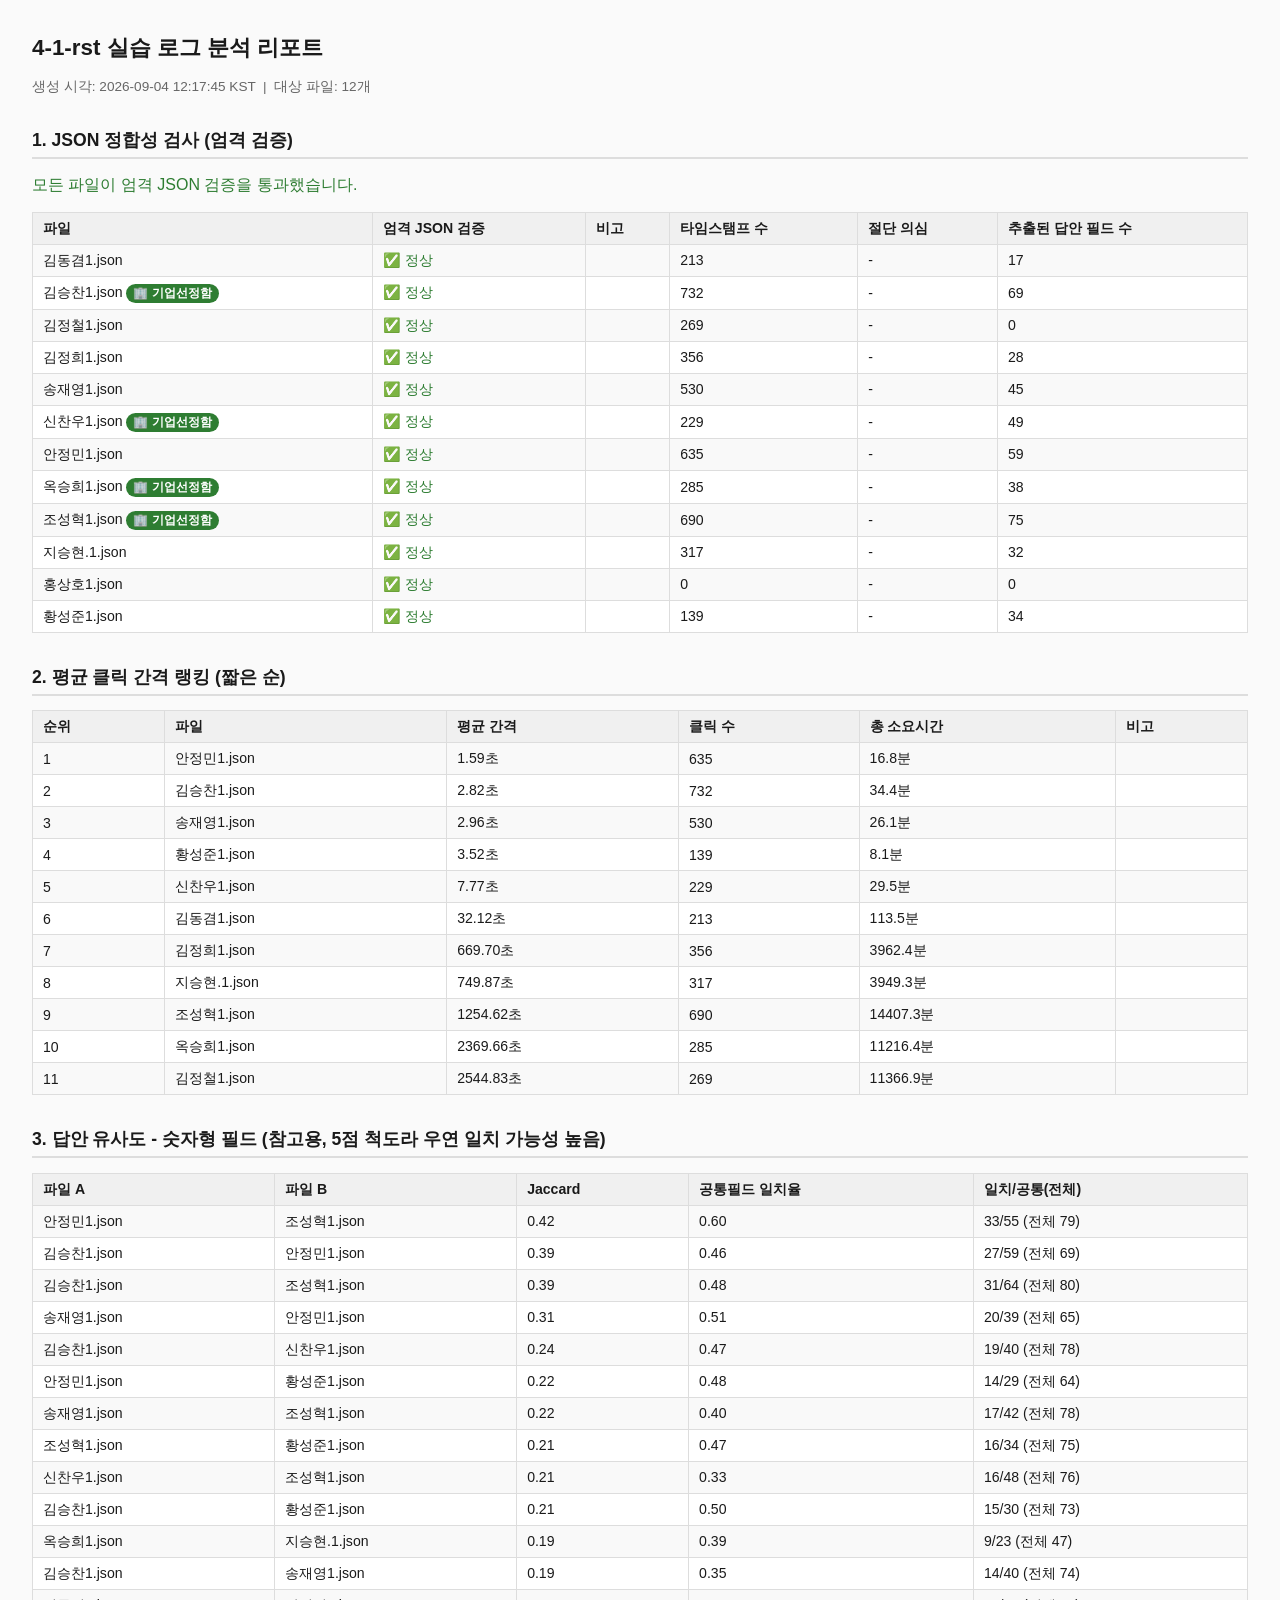
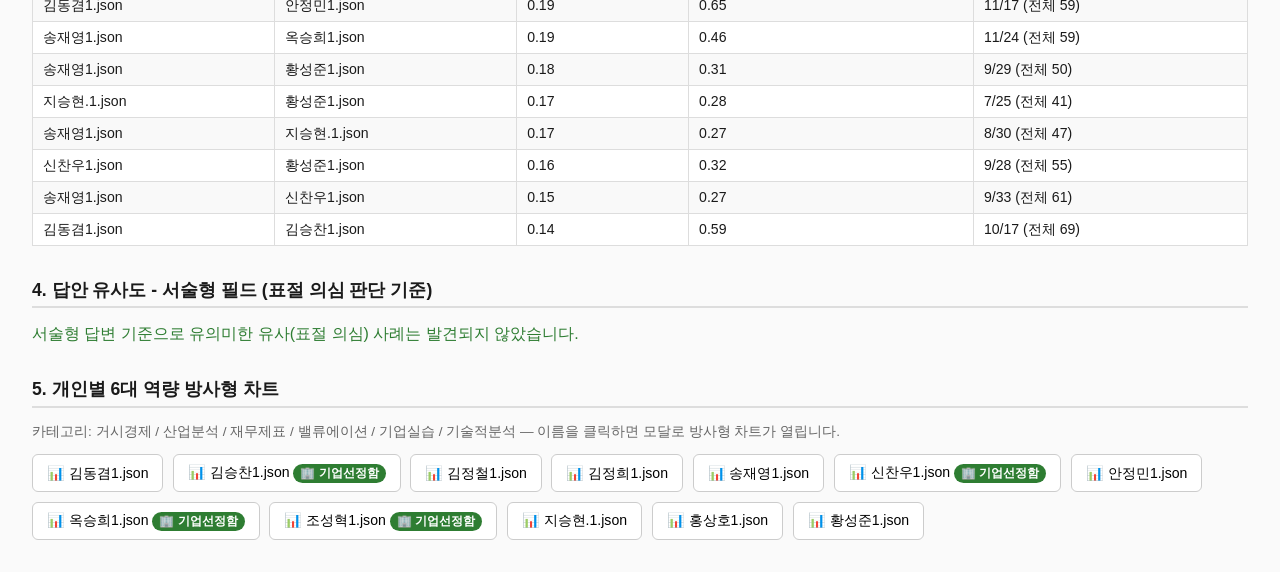
<file: 6-1-rst/report.html>
<!doctype html>
<html lang="ko"><head><meta charset="utf-8">
<title>4-1-rst 실습 로그 분석 리포트</title>
<style>
  body { font-family: -apple-system, "Segoe UI", "Malgun Gothic", sans-serif; margin: 2rem; color:#1a1a1a; background:#fafafa; }
  h1 { font-size: 1.4rem; }
  h2 { font-size: 1.1rem; margin-top: 2rem; border-bottom: 2px solid #ddd; padding-bottom: .3rem; }
  table { border-collapse: collapse; width: 100%; margin: .8rem 0 1.5rem; background:#fff; }
  th, td { border: 1px solid #ddd; padding: 6px 10px; font-size: .88rem; text-align: left; }
  th { background: #f0f0f0; }
  tr:nth-child(even) { background: #f9f9f9; }
  .bad { color: #c0392b; font-weight: bold; }
  .warn { color: #b8860b; }
  .alert { color: #c0392b; font-weight: bold; }
  .ok { color: #2e7d32; }
  .meta { color: #666; font-size: .85rem; }
  ul { font-size: .88rem; }
  .resubmit { color: #ffffff; background:#c0392b; font-weight: bold; padding: 2px 8px; border-radius: 4px; }
  .resubmit-banner { color: #ffffff; background:#c0392b; font-weight: bold; padding: 10px 14px; border-radius: 6px; }
  tr.row-bad td { background: #fdecea; }
  .copy-strong { color: #ffffff; background:#c0392b; font-weight: bold; padding: 1px 6px; border-radius: 4px; }
  .copy-weak { color: #b8860b; font-weight: bold; }
  .badge-company { display:inline-block; color:#fff; background:#2e7d32; font-size:.75rem; font-weight:bold; padding:1px 7px; border-radius: 10px; }
  .radar-grid { display:flex; flex-wrap:wrap; gap:.6rem; margin: .8rem 0 1.5rem; }
  .radar-btn { cursor:pointer; border:1px solid #ccc; background:#fff; border-radius:6px; padding:8px 14px; font-size:.88rem; }
  .radar-btn:hover { background:#f0f7f0; border-color:#2e7d32; }
  .modal-overlay { display:none; position:fixed; inset:0; background:rgba(0,0,0,.55); align-items:center; justify-content:center; z-index:1000; }
  .modal-box { background:#fff; padding:1.4rem 1.6rem; border-radius:10px; text-align:center; max-width:92vw; }
  .modal-box h3 { margin:.2rem 0 .6rem; }
  .close-btn { margin-top:.6rem; padding:6px 18px; border:none; background:#2e7d32; color:#fff; border-radius:5px; cursor:pointer; font-size:.85rem; }
  .close-btn:hover { background:#245c26; }
</style></head>
<body>
<h1>4-1-rst 실습 로그 분석 리포트</h1>
<p class="meta">생성 시각: 2026-09-04 12:17:45 KST &nbsp;|&nbsp; 대상 파일: 12개</p>

<h2>1. JSON 정합성 검사 (엄격 검증)</h2>
<p class="ok">모든 파일이 엄격 JSON 검증을 통과했습니다.</p>
<table>
<tr><th>파일</th><th>엄격 JSON 검증</th><th>비고</th><th>타임스탬프 수</th><th>절단 의심</th><th>추출된 답안 필드 수</th></tr>
<tr class=""><td>김동겸1.json</td><td><span class="ok">✅ 정상</span></td><td></td><td>213</td><td>-</td><td>17</td></tr>
<tr class=""><td>김승찬1.json <span class="badge-company">🏢 기업선정함</span></td><td><span class="ok">✅ 정상</span></td><td></td><td>732</td><td>-</td><td>69</td></tr>
<tr class=""><td>김정철1.json</td><td><span class="ok">✅ 정상</span></td><td></td><td>269</td><td>-</td><td>0</td></tr>
<tr class=""><td>김정희1.json</td><td><span class="ok">✅ 정상</span></td><td></td><td>356</td><td>-</td><td>28</td></tr>
<tr class=""><td>송재영1.json</td><td><span class="ok">✅ 정상</span></td><td></td><td>530</td><td>-</td><td>45</td></tr>
<tr class=""><td>신찬우1.json <span class="badge-company">🏢 기업선정함</span></td><td><span class="ok">✅ 정상</span></td><td></td><td>229</td><td>-</td><td>49</td></tr>
<tr class=""><td>안정민1.json</td><td><span class="ok">✅ 정상</span></td><td></td><td>635</td><td>-</td><td>59</td></tr>
<tr class=""><td>옥승희1.json <span class="badge-company">🏢 기업선정함</span></td><td><span class="ok">✅ 정상</span></td><td></td><td>285</td><td>-</td><td>38</td></tr>
<tr class=""><td>조성혁1.json <span class="badge-company">🏢 기업선정함</span></td><td><span class="ok">✅ 정상</span></td><td></td><td>690</td><td>-</td><td>75</td></tr>
<tr class=""><td>지승현.1.json</td><td><span class="ok">✅ 정상</span></td><td></td><td>317</td><td>-</td><td>32</td></tr>
<tr class=""><td>홍상호1.json</td><td><span class="ok">✅ 정상</span></td><td></td><td>0</td><td>-</td><td>0</td></tr>
<tr class=""><td>황성준1.json</td><td><span class="ok">✅ 정상</span></td><td></td><td>139</td><td>-</td><td>34</td></tr>
</table>

<h2>2. 평균 클릭 간격 랭킹 (짧은 순)</h2>
<table>
<tr><th>순위</th><th>파일</th><th>평균 간격</th><th>클릭 수</th><th>총 소요시간</th><th>비고</th></tr>
<tr><td>1</td><td>안정민1.json</td><td>1.59초</td><td>635</td><td>16.8분</td><td></td></tr>
<tr><td>2</td><td>김승찬1.json</td><td>2.82초</td><td>732</td><td>34.4분</td><td></td></tr>
<tr><td>3</td><td>송재영1.json</td><td>2.96초</td><td>530</td><td>26.1분</td><td></td></tr>
<tr><td>4</td><td>황성준1.json</td><td>3.52초</td><td>139</td><td>8.1분</td><td></td></tr>
<tr><td>5</td><td>신찬우1.json</td><td>7.77초</td><td>229</td><td>29.5분</td><td></td></tr>
<tr><td>6</td><td>김동겸1.json</td><td>32.12초</td><td>213</td><td>113.5분</td><td></td></tr>
<tr><td>7</td><td>김정희1.json</td><td>669.70초</td><td>356</td><td>3962.4분</td><td></td></tr>
<tr><td>8</td><td>지승현.1.json</td><td>749.87초</td><td>317</td><td>3949.3분</td><td></td></tr>
<tr><td>9</td><td>조성혁1.json</td><td>1254.62초</td><td>690</td><td>14407.3분</td><td></td></tr>
<tr><td>10</td><td>옥승희1.json</td><td>2369.66초</td><td>285</td><td>11216.4분</td><td></td></tr>
<tr><td>11</td><td>김정철1.json</td><td>2544.83초</td><td>269</td><td>11366.9분</td><td></td></tr>
</table>


<h2>3. 답안 유사도 - 숫자형 필드 (참고용, 5점 척도라 우연 일치 가능성 높음)</h2>
<table>
<tr><th>파일 A</th><th>파일 B</th><th>Jaccard</th><th>공통필드 일치율</th><th>일치/공통(전체)</th></tr>
<tr><td>안정민1.json</td><td>조성혁1.json</td><td>0.42</td><td>0.60</td><td>33/55 (전체 79)</td></tr>
<tr><td>김승찬1.json</td><td>안정민1.json</td><td>0.39</td><td>0.46</td><td>27/59 (전체 69)</td></tr>
<tr><td>김승찬1.json</td><td>조성혁1.json</td><td>0.39</td><td>0.48</td><td>31/64 (전체 80)</td></tr>
<tr><td>송재영1.json</td><td>안정민1.json</td><td>0.31</td><td>0.51</td><td>20/39 (전체 65)</td></tr>
<tr><td>김승찬1.json</td><td>신찬우1.json</td><td>0.24</td><td>0.47</td><td>19/40 (전체 78)</td></tr>
<tr><td>안정민1.json</td><td>황성준1.json</td><td>0.22</td><td>0.48</td><td>14/29 (전체 64)</td></tr>
<tr><td>송재영1.json</td><td>조성혁1.json</td><td>0.22</td><td>0.40</td><td>17/42 (전체 78)</td></tr>
<tr><td>조성혁1.json</td><td>황성준1.json</td><td>0.21</td><td>0.47</td><td>16/34 (전체 75)</td></tr>
<tr><td>신찬우1.json</td><td>조성혁1.json</td><td>0.21</td><td>0.33</td><td>16/48 (전체 76)</td></tr>
<tr><td>김승찬1.json</td><td>황성준1.json</td><td>0.21</td><td>0.50</td><td>15/30 (전체 73)</td></tr>
<tr><td>옥승희1.json</td><td>지승현.1.json</td><td>0.19</td><td>0.39</td><td>9/23 (전체 47)</td></tr>
<tr><td>김승찬1.json</td><td>송재영1.json</td><td>0.19</td><td>0.35</td><td>14/40 (전체 74)</td></tr>
<tr><td>김동겸1.json</td><td>안정민1.json</td><td>0.19</td><td>0.65</td><td>11/17 (전체 59)</td></tr>
<tr><td>송재영1.json</td><td>옥승희1.json</td><td>0.19</td><td>0.46</td><td>11/24 (전체 59)</td></tr>
<tr><td>송재영1.json</td><td>황성준1.json</td><td>0.18</td><td>0.31</td><td>9/29 (전체 50)</td></tr>
<tr><td>지승현.1.json</td><td>황성준1.json</td><td>0.17</td><td>0.28</td><td>7/25 (전체 41)</td></tr>
<tr><td>송재영1.json</td><td>지승현.1.json</td><td>0.17</td><td>0.27</td><td>8/30 (전체 47)</td></tr>
<tr><td>신찬우1.json</td><td>황성준1.json</td><td>0.16</td><td>0.32</td><td>9/28 (전체 55)</td></tr>
<tr><td>송재영1.json</td><td>신찬우1.json</td><td>0.15</td><td>0.27</td><td>9/33 (전체 61)</td></tr>
<tr><td>김동겸1.json</td><td>김승찬1.json</td><td>0.14</td><td>0.59</td><td>10/17 (전체 69)</td></tr>
</table>

<h2>4. 답안 유사도 - 서술형 필드 (표절 의심 판단 기준)</h2>
<p class="ok">서술형 답변 기준으로 유의미한 유사(표절 의심) 사례는 발견되지 않았습니다.</p>

<h2>5. 개인별 6대 역량 방사형 차트</h2>
<p class="meta">카테고리: 거시경제 / 산업분석 / 재무제표 / 밸류에이션 / 기업실습 / 기술적분석 — 이름을 클릭하면 모달로 방사형 차트가 열립니다.</p>

    <div class="radar-grid"><button class="radar-btn" onclick="document.getElementById('radar-modal-0').style.display='flex'">📊 김동겸1.json</button><button class="radar-btn" onclick="document.getElementById('radar-modal-1').style.display='flex'">📊 김승찬1.json <span class="badge-company">🏢 기업선정함</span></button><button class="radar-btn" onclick="document.getElementById('radar-modal-2').style.display='flex'">📊 김정철1.json</button><button class="radar-btn" onclick="document.getElementById('radar-modal-3').style.display='flex'">📊 김정희1.json</button><button class="radar-btn" onclick="document.getElementById('radar-modal-4').style.display='flex'">📊 송재영1.json</button><button class="radar-btn" onclick="document.getElementById('radar-modal-5').style.display='flex'">📊 신찬우1.json <span class="badge-company">🏢 기업선정함</span></button><button class="radar-btn" onclick="document.getElementById('radar-modal-6').style.display='flex'">📊 안정민1.json</button><button class="radar-btn" onclick="document.getElementById('radar-modal-7').style.display='flex'">📊 옥승희1.json <span class="badge-company">🏢 기업선정함</span></button><button class="radar-btn" onclick="document.getElementById('radar-modal-8').style.display='flex'">📊 조성혁1.json <span class="badge-company">🏢 기업선정함</span></button><button class="radar-btn" onclick="document.getElementById('radar-modal-9').style.display='flex'">📊 지승현.1.json</button><button class="radar-btn" onclick="document.getElementById('radar-modal-10').style.display='flex'">📊 홍상호1.json</button><button class="radar-btn" onclick="document.getElementById('radar-modal-11').style.display='flex'">📊 황성준1.json</button></div>
    
        <div id="radar-modal-0" class="modal-overlay" onclick="if(event.target===this)this.style.display='none'">
          <div class="modal-box">
            <h3>김동겸1.json</h3>
            <svg width="280" height="280" viewBox="0 0 280 280">
      <polygon points="140.0,119.8 157.5,129.9 157.5,150.1 140.0,160.2 122.5,150.1 122.5,129.9" fill="none" stroke="#e0e0e0" stroke-width="1"/><polygon points="140.0,99.7 174.9,119.8 174.9,160.2 140.0,180.3 105.1,160.2 105.1,119.8" fill="none" stroke="#e0e0e0" stroke-width="1"/><polygon points="140.0,79.5 192.4,109.8 192.4,170.2 140.0,200.5 87.6,170.2 87.6,109.8" fill="none" stroke="#e0e0e0" stroke-width="1"/><polygon points="140.0,59.4 209.8,99.7 209.8,180.3 140.0,220.6 70.2,180.3 70.2,99.7" fill="none" stroke="#e0e0e0" stroke-width="1"/><polygon points="140.0,39.2 227.3,89.6 227.3,190.4 140.0,240.8 52.7,190.4 52.7,89.6" fill="none" stroke="#e0e0e0" stroke-width="1"/>
      <line x1="140.0" y1="140.0" x2="140.0" y2="39.2" stroke="#ccc" stroke-width="1"/><line x1="140.0" y1="140.0" x2="227.3" y2="89.6" stroke="#ccc" stroke-width="1"/><line x1="140.0" y1="140.0" x2="227.3" y2="190.4" stroke="#ccc" stroke-width="1"/><line x1="140.0" y1="140.0" x2="140.0" y2="240.8" stroke="#ccc" stroke-width="1"/><line x1="140.0" y1="140.0" x2="52.7" y2="190.4" stroke="#ccc" stroke-width="1"/><line x1="140.0" y1="140.0" x2="52.7" y2="89.6" stroke="#ccc" stroke-width="1"/>
      <polygon points="140.0,78.5 185.4,113.8 201.1,175.3 140.0,189.4 110.3,157.1 114.7,125.4" fill="none" stroke="#999" stroke-width="1.5" stroke-dasharray="4,3"/>
      <polygon points="140.0,97.7 183.6,114.8 140.0,140.0 140.0,190.4 114.7,154.6 140.0,140.0" fill="#2e7d32" fill-opacity="0.28" stroke="#2e7d32" stroke-width="2"/>
      <text x="140.0" y="11.2" font-size="11" text-anchor="middle" dominant-baseline="middle" fill="#444">거시경제</text><text x="251.5" y="75.6" font-size="11" text-anchor="start" dominant-baseline="middle" fill="#444">산업분석</text><text x="251.5" y="204.4" font-size="11" text-anchor="start" dominant-baseline="middle" fill="#444">재무제표</text><text x="140.0" y="268.8" font-size="11" text-anchor="middle" dominant-baseline="middle" fill="#444">밸류에이션</text><text x="28.5" y="204.4" font-size="11" text-anchor="end" dominant-baseline="middle" fill="#444">기업실습</text><text x="28.5" y="75.6" font-size="11" text-anchor="end" dominant-baseline="middle" fill="#444">기술적분석</text>
    </svg>
            <p class="meta">실선(초록)=본인, 점선(회색)=반 평균. 각 축은 카테고리 내 최다 참여 학생 대비 %.</p>
            <button class="close-btn" onclick="document.getElementById('radar-modal-0').style.display='none'">닫기</button>
          </div>
        </div>
        <div id="radar-modal-1" class="modal-overlay" onclick="if(event.target===this)this.style.display='none'">
          <div class="modal-box">
            <h3>김승찬1.json <span class="badge-company">🏢 기업선정함</span></h3>
            <svg width="280" height="280" viewBox="0 0 280 280">
      <polygon points="140.0,119.8 157.5,129.9 157.5,150.1 140.0,160.2 122.5,150.1 122.5,129.9" fill="none" stroke="#e0e0e0" stroke-width="1"/><polygon points="140.0,99.7 174.9,119.8 174.9,160.2 140.0,180.3 105.1,160.2 105.1,119.8" fill="none" stroke="#e0e0e0" stroke-width="1"/><polygon points="140.0,79.5 192.4,109.8 192.4,170.2 140.0,200.5 87.6,170.2 87.6,109.8" fill="none" stroke="#e0e0e0" stroke-width="1"/><polygon points="140.0,59.4 209.8,99.7 209.8,180.3 140.0,220.6 70.2,180.3 70.2,99.7" fill="none" stroke="#e0e0e0" stroke-width="1"/><polygon points="140.0,39.2 227.3,89.6 227.3,190.4 140.0,240.8 52.7,190.4 52.7,89.6" fill="none" stroke="#e0e0e0" stroke-width="1"/>
      <line x1="140.0" y1="140.0" x2="140.0" y2="39.2" stroke="#ccc" stroke-width="1"/><line x1="140.0" y1="140.0" x2="227.3" y2="89.6" stroke="#ccc" stroke-width="1"/><line x1="140.0" y1="140.0" x2="227.3" y2="190.4" stroke="#ccc" stroke-width="1"/><line x1="140.0" y1="140.0" x2="140.0" y2="240.8" stroke="#ccc" stroke-width="1"/><line x1="140.0" y1="140.0" x2="52.7" y2="190.4" stroke="#ccc" stroke-width="1"/><line x1="140.0" y1="140.0" x2="52.7" y2="89.6" stroke="#ccc" stroke-width="1"/>
      <polygon points="140.0,78.5 185.4,113.8 201.1,175.3 140.0,189.4 110.3,157.1 114.7,125.4" fill="none" stroke="#999" stroke-width="1.5" stroke-dasharray="4,3"/>
      <polygon points="140.0,39.2 227.3,89.6 202.0,175.8 140.0,240.8 114.7,154.6 52.7,89.6" fill="#2e7d32" fill-opacity="0.28" stroke="#2e7d32" stroke-width="2"/>
      <text x="140.0" y="11.2" font-size="11" text-anchor="middle" dominant-baseline="middle" fill="#444">거시경제</text><text x="251.5" y="75.6" font-size="11" text-anchor="start" dominant-baseline="middle" fill="#444">산업분석</text><text x="251.5" y="204.4" font-size="11" text-anchor="start" dominant-baseline="middle" fill="#444">재무제표</text><text x="140.0" y="268.8" font-size="11" text-anchor="middle" dominant-baseline="middle" fill="#444">밸류에이션</text><text x="28.5" y="204.4" font-size="11" text-anchor="end" dominant-baseline="middle" fill="#444">기업실습</text><text x="28.5" y="75.6" font-size="11" text-anchor="end" dominant-baseline="middle" fill="#444">기술적분석</text>
    </svg>
            <p class="meta">실선(초록)=본인, 점선(회색)=반 평균. 각 축은 카테고리 내 최다 참여 학생 대비 %.</p>
            <button class="close-btn" onclick="document.getElementById('radar-modal-1').style.display='none'">닫기</button>
          </div>
        </div>
        <div id="radar-modal-2" class="modal-overlay" onclick="if(event.target===this)this.style.display='none'">
          <div class="modal-box">
            <h3>김정철1.json</h3>
            <svg width="280" height="280" viewBox="0 0 280 280">
      <polygon points="140.0,119.8 157.5,129.9 157.5,150.1 140.0,160.2 122.5,150.1 122.5,129.9" fill="none" stroke="#e0e0e0" stroke-width="1"/><polygon points="140.0,99.7 174.9,119.8 174.9,160.2 140.0,180.3 105.1,160.2 105.1,119.8" fill="none" stroke="#e0e0e0" stroke-width="1"/><polygon points="140.0,79.5 192.4,109.8 192.4,170.2 140.0,200.5 87.6,170.2 87.6,109.8" fill="none" stroke="#e0e0e0" stroke-width="1"/><polygon points="140.0,59.4 209.8,99.7 209.8,180.3 140.0,220.6 70.2,180.3 70.2,99.7" fill="none" stroke="#e0e0e0" stroke-width="1"/><polygon points="140.0,39.2 227.3,89.6 227.3,190.4 140.0,240.8 52.7,190.4 52.7,89.6" fill="none" stroke="#e0e0e0" stroke-width="1"/>
      <line x1="140.0" y1="140.0" x2="140.0" y2="39.2" stroke="#ccc" stroke-width="1"/><line x1="140.0" y1="140.0" x2="227.3" y2="89.6" stroke="#ccc" stroke-width="1"/><line x1="140.0" y1="140.0" x2="227.3" y2="190.4" stroke="#ccc" stroke-width="1"/><line x1="140.0" y1="140.0" x2="140.0" y2="240.8" stroke="#ccc" stroke-width="1"/><line x1="140.0" y1="140.0" x2="52.7" y2="190.4" stroke="#ccc" stroke-width="1"/><line x1="140.0" y1="140.0" x2="52.7" y2="89.6" stroke="#ccc" stroke-width="1"/>
      <polygon points="140.0,78.5 185.4,113.8 201.1,175.3 140.0,189.4 110.3,157.1 114.7,125.4" fill="none" stroke="#999" stroke-width="1.5" stroke-dasharray="4,3"/>
      <polygon points="140.0,140.0 140.0,140.0 140.0,140.0 140.0,140.0 140.0,140.0 140.0,140.0" fill="#2e7d32" fill-opacity="0.28" stroke="#2e7d32" stroke-width="2"/>
      <text x="140.0" y="11.2" font-size="11" text-anchor="middle" dominant-baseline="middle" fill="#444">거시경제</text><text x="251.5" y="75.6" font-size="11" text-anchor="start" dominant-baseline="middle" fill="#444">산업분석</text><text x="251.5" y="204.4" font-size="11" text-anchor="start" dominant-baseline="middle" fill="#444">재무제표</text><text x="140.0" y="268.8" font-size="11" text-anchor="middle" dominant-baseline="middle" fill="#444">밸류에이션</text><text x="28.5" y="204.4" font-size="11" text-anchor="end" dominant-baseline="middle" fill="#444">기업실습</text><text x="28.5" y="75.6" font-size="11" text-anchor="end" dominant-baseline="middle" fill="#444">기술적분석</text>
    </svg>
            <p class="meta">실선(초록)=본인, 점선(회색)=반 평균. 각 축은 카테고리 내 최다 참여 학생 대비 %.</p>
            <button class="close-btn" onclick="document.getElementById('radar-modal-2').style.display='none'">닫기</button>
          </div>
        </div>
        <div id="radar-modal-3" class="modal-overlay" onclick="if(event.target===this)this.style.display='none'">
          <div class="modal-box">
            <h3>김정희1.json</h3>
            <svg width="280" height="280" viewBox="0 0 280 280">
      <polygon points="140.0,119.8 157.5,129.9 157.5,150.1 140.0,160.2 122.5,150.1 122.5,129.9" fill="none" stroke="#e0e0e0" stroke-width="1"/><polygon points="140.0,99.7 174.9,119.8 174.9,160.2 140.0,180.3 105.1,160.2 105.1,119.8" fill="none" stroke="#e0e0e0" stroke-width="1"/><polygon points="140.0,79.5 192.4,109.8 192.4,170.2 140.0,200.5 87.6,170.2 87.6,109.8" fill="none" stroke="#e0e0e0" stroke-width="1"/><polygon points="140.0,59.4 209.8,99.7 209.8,180.3 140.0,220.6 70.2,180.3 70.2,99.7" fill="none" stroke="#e0e0e0" stroke-width="1"/><polygon points="140.0,39.2 227.3,89.6 227.3,190.4 140.0,240.8 52.7,190.4 52.7,89.6" fill="none" stroke="#e0e0e0" stroke-width="1"/>
      <line x1="140.0" y1="140.0" x2="140.0" y2="39.2" stroke="#ccc" stroke-width="1"/><line x1="140.0" y1="140.0" x2="227.3" y2="89.6" stroke="#ccc" stroke-width="1"/><line x1="140.0" y1="140.0" x2="227.3" y2="190.4" stroke="#ccc" stroke-width="1"/><line x1="140.0" y1="140.0" x2="140.0" y2="240.8" stroke="#ccc" stroke-width="1"/><line x1="140.0" y1="140.0" x2="52.7" y2="190.4" stroke="#ccc" stroke-width="1"/><line x1="140.0" y1="140.0" x2="52.7" y2="89.6" stroke="#ccc" stroke-width="1"/>
      <polygon points="140.0,78.5 185.4,113.8 201.1,175.3 140.0,189.4 110.3,157.1 114.7,125.4" fill="none" stroke="#999" stroke-width="1.5" stroke-dasharray="4,3"/>
      <polygon points="140.0,89.6 168.8,123.4 227.3,190.4 140.0,157.1 114.7,154.6 140.0,140.0" fill="#2e7d32" fill-opacity="0.28" stroke="#2e7d32" stroke-width="2"/>
      <text x="140.0" y="11.2" font-size="11" text-anchor="middle" dominant-baseline="middle" fill="#444">거시경제</text><text x="251.5" y="75.6" font-size="11" text-anchor="start" dominant-baseline="middle" fill="#444">산업분석</text><text x="251.5" y="204.4" font-size="11" text-anchor="start" dominant-baseline="middle" fill="#444">재무제표</text><text x="140.0" y="268.8" font-size="11" text-anchor="middle" dominant-baseline="middle" fill="#444">밸류에이션</text><text x="28.5" y="204.4" font-size="11" text-anchor="end" dominant-baseline="middle" fill="#444">기업실습</text><text x="28.5" y="75.6" font-size="11" text-anchor="end" dominant-baseline="middle" fill="#444">기술적분석</text>
    </svg>
            <p class="meta">실선(초록)=본인, 점선(회색)=반 평균. 각 축은 카테고리 내 최다 참여 학생 대비 %.</p>
            <button class="close-btn" onclick="document.getElementById('radar-modal-3').style.display='none'">닫기</button>
          </div>
        </div>
        <div id="radar-modal-4" class="modal-overlay" onclick="if(event.target===this)this.style.display='none'">
          <div class="modal-box">
            <h3>송재영1.json</h3>
            <svg width="280" height="280" viewBox="0 0 280 280">
      <polygon points="140.0,119.8 157.5,129.9 157.5,150.1 140.0,160.2 122.5,150.1 122.5,129.9" fill="none" stroke="#e0e0e0" stroke-width="1"/><polygon points="140.0,99.7 174.9,119.8 174.9,160.2 140.0,180.3 105.1,160.2 105.1,119.8" fill="none" stroke="#e0e0e0" stroke-width="1"/><polygon points="140.0,79.5 192.4,109.8 192.4,170.2 140.0,200.5 87.6,170.2 87.6,109.8" fill="none" stroke="#e0e0e0" stroke-width="1"/><polygon points="140.0,59.4 209.8,99.7 209.8,180.3 140.0,220.6 70.2,180.3 70.2,99.7" fill="none" stroke="#e0e0e0" stroke-width="1"/><polygon points="140.0,39.2 227.3,89.6 227.3,190.4 140.0,240.8 52.7,190.4 52.7,89.6" fill="none" stroke="#e0e0e0" stroke-width="1"/>
      <line x1="140.0" y1="140.0" x2="140.0" y2="39.2" stroke="#ccc" stroke-width="1"/><line x1="140.0" y1="140.0" x2="227.3" y2="89.6" stroke="#ccc" stroke-width="1"/><line x1="140.0" y1="140.0" x2="227.3" y2="190.4" stroke="#ccc" stroke-width="1"/><line x1="140.0" y1="140.0" x2="140.0" y2="240.8" stroke="#ccc" stroke-width="1"/><line x1="140.0" y1="140.0" x2="52.7" y2="190.4" stroke="#ccc" stroke-width="1"/><line x1="140.0" y1="140.0" x2="52.7" y2="89.6" stroke="#ccc" stroke-width="1"/>
      <polygon points="140.0,78.5 185.4,113.8 201.1,175.3 140.0,189.4 110.3,157.1 114.7,125.4" fill="none" stroke="#999" stroke-width="1.5" stroke-dasharray="4,3"/>
      <polygon points="140.0,47.3 212.5,98.2 227.3,190.4 140.0,207.5 140.0,140.0 126.0,131.9" fill="#2e7d32" fill-opacity="0.28" stroke="#2e7d32" stroke-width="2"/>
      <text x="140.0" y="11.2" font-size="11" text-anchor="middle" dominant-baseline="middle" fill="#444">거시경제</text><text x="251.5" y="75.6" font-size="11" text-anchor="start" dominant-baseline="middle" fill="#444">산업분석</text><text x="251.5" y="204.4" font-size="11" text-anchor="start" dominant-baseline="middle" fill="#444">재무제표</text><text x="140.0" y="268.8" font-size="11" text-anchor="middle" dominant-baseline="middle" fill="#444">밸류에이션</text><text x="28.5" y="204.4" font-size="11" text-anchor="end" dominant-baseline="middle" fill="#444">기업실습</text><text x="28.5" y="75.6" font-size="11" text-anchor="end" dominant-baseline="middle" fill="#444">기술적분석</text>
    </svg>
            <p class="meta">실선(초록)=본인, 점선(회색)=반 평균. 각 축은 카테고리 내 최다 참여 학생 대비 %.</p>
            <button class="close-btn" onclick="document.getElementById('radar-modal-4').style.display='none'">닫기</button>
          </div>
        </div>
        <div id="radar-modal-5" class="modal-overlay" onclick="if(event.target===this)this.style.display='none'">
          <div class="modal-box">
            <h3>신찬우1.json <span class="badge-company">🏢 기업선정함</span></h3>
            <svg width="280" height="280" viewBox="0 0 280 280">
      <polygon points="140.0,119.8 157.5,129.9 157.5,150.1 140.0,160.2 122.5,150.1 122.5,129.9" fill="none" stroke="#e0e0e0" stroke-width="1"/><polygon points="140.0,99.7 174.9,119.8 174.9,160.2 140.0,180.3 105.1,160.2 105.1,119.8" fill="none" stroke="#e0e0e0" stroke-width="1"/><polygon points="140.0,79.5 192.4,109.8 192.4,170.2 140.0,200.5 87.6,170.2 87.6,109.8" fill="none" stroke="#e0e0e0" stroke-width="1"/><polygon points="140.0,59.4 209.8,99.7 209.8,180.3 140.0,220.6 70.2,180.3 70.2,99.7" fill="none" stroke="#e0e0e0" stroke-width="1"/><polygon points="140.0,39.2 227.3,89.6 227.3,190.4 140.0,240.8 52.7,190.4 52.7,89.6" fill="none" stroke="#e0e0e0" stroke-width="1"/>
      <line x1="140.0" y1="140.0" x2="140.0" y2="39.2" stroke="#ccc" stroke-width="1"/><line x1="140.0" y1="140.0" x2="227.3" y2="89.6" stroke="#ccc" stroke-width="1"/><line x1="140.0" y1="140.0" x2="227.3" y2="190.4" stroke="#ccc" stroke-width="1"/><line x1="140.0" y1="140.0" x2="140.0" y2="240.8" stroke="#ccc" stroke-width="1"/><line x1="140.0" y1="140.0" x2="52.7" y2="190.4" stroke="#ccc" stroke-width="1"/><line x1="140.0" y1="140.0" x2="52.7" y2="89.6" stroke="#ccc" stroke-width="1"/>
      <polygon points="140.0,78.5 185.4,113.8 201.1,175.3 140.0,189.4 110.3,157.1 114.7,125.4" fill="none" stroke="#999" stroke-width="1.5" stroke-dasharray="4,3"/>
      <polygon points="140.0,97.7 212.5,98.2 227.3,190.4 140.0,207.5 64.9,183.3 108.6,121.9" fill="#2e7d32" fill-opacity="0.28" stroke="#2e7d32" stroke-width="2"/>
      <text x="140.0" y="11.2" font-size="11" text-anchor="middle" dominant-baseline="middle" fill="#444">거시경제</text><text x="251.5" y="75.6" font-size="11" text-anchor="start" dominant-baseline="middle" fill="#444">산업분석</text><text x="251.5" y="204.4" font-size="11" text-anchor="start" dominant-baseline="middle" fill="#444">재무제표</text><text x="140.0" y="268.8" font-size="11" text-anchor="middle" dominant-baseline="middle" fill="#444">밸류에이션</text><text x="28.5" y="204.4" font-size="11" text-anchor="end" dominant-baseline="middle" fill="#444">기업실습</text><text x="28.5" y="75.6" font-size="11" text-anchor="end" dominant-baseline="middle" fill="#444">기술적분석</text>
    </svg>
            <p class="meta">실선(초록)=본인, 점선(회색)=반 평균. 각 축은 카테고리 내 최다 참여 학생 대비 %.</p>
            <button class="close-btn" onclick="document.getElementById('radar-modal-5').style.display='none'">닫기</button>
          </div>
        </div>
        <div id="radar-modal-6" class="modal-overlay" onclick="if(event.target===this)this.style.display='none'">
          <div class="modal-box">
            <h3>안정민1.json</h3>
            <svg width="280" height="280" viewBox="0 0 280 280">
      <polygon points="140.0,119.8 157.5,129.9 157.5,150.1 140.0,160.2 122.5,150.1 122.5,129.9" fill="none" stroke="#e0e0e0" stroke-width="1"/><polygon points="140.0,99.7 174.9,119.8 174.9,160.2 140.0,180.3 105.1,160.2 105.1,119.8" fill="none" stroke="#e0e0e0" stroke-width="1"/><polygon points="140.0,79.5 192.4,109.8 192.4,170.2 140.0,200.5 87.6,170.2 87.6,109.8" fill="none" stroke="#e0e0e0" stroke-width="1"/><polygon points="140.0,59.4 209.8,99.7 209.8,180.3 140.0,220.6 70.2,180.3 70.2,99.7" fill="none" stroke="#e0e0e0" stroke-width="1"/><polygon points="140.0,39.2 227.3,89.6 227.3,190.4 140.0,240.8 52.7,190.4 52.7,89.6" fill="none" stroke="#e0e0e0" stroke-width="1"/>
      <line x1="140.0" y1="140.0" x2="140.0" y2="39.2" stroke="#ccc" stroke-width="1"/><line x1="140.0" y1="140.0" x2="227.3" y2="89.6" stroke="#ccc" stroke-width="1"/><line x1="140.0" y1="140.0" x2="227.3" y2="190.4" stroke="#ccc" stroke-width="1"/><line x1="140.0" y1="140.0" x2="140.0" y2="240.8" stroke="#ccc" stroke-width="1"/><line x1="140.0" y1="140.0" x2="52.7" y2="190.4" stroke="#ccc" stroke-width="1"/><line x1="140.0" y1="140.0" x2="52.7" y2="89.6" stroke="#ccc" stroke-width="1"/>
      <polygon points="140.0,78.5 185.4,113.8 201.1,175.3 140.0,189.4 110.3,157.1 114.7,125.4" fill="none" stroke="#999" stroke-width="1.5" stroke-dasharray="4,3"/>
      <polygon points="140.0,39.2 227.3,89.6 195.9,172.3 140.0,240.8 114.7,154.6 84.1,107.7" fill="#2e7d32" fill-opacity="0.28" stroke="#2e7d32" stroke-width="2"/>
      <text x="140.0" y="11.2" font-size="11" text-anchor="middle" dominant-baseline="middle" fill="#444">거시경제</text><text x="251.5" y="75.6" font-size="11" text-anchor="start" dominant-baseline="middle" fill="#444">산업분석</text><text x="251.5" y="204.4" font-size="11" text-anchor="start" dominant-baseline="middle" fill="#444">재무제표</text><text x="140.0" y="268.8" font-size="11" text-anchor="middle" dominant-baseline="middle" fill="#444">밸류에이션</text><text x="28.5" y="204.4" font-size="11" text-anchor="end" dominant-baseline="middle" fill="#444">기업실습</text><text x="28.5" y="75.6" font-size="11" text-anchor="end" dominant-baseline="middle" fill="#444">기술적분석</text>
    </svg>
            <p class="meta">실선(초록)=본인, 점선(회색)=반 평균. 각 축은 카테고리 내 최다 참여 학생 대비 %.</p>
            <button class="close-btn" onclick="document.getElementById('radar-modal-6').style.display='none'">닫기</button>
          </div>
        </div>
        <div id="radar-modal-7" class="modal-overlay" onclick="if(event.target===this)this.style.display='none'">
          <div class="modal-box">
            <h3>옥승희1.json <span class="badge-company">🏢 기업선정함</span></h3>
            <svg width="280" height="280" viewBox="0 0 280 280">
      <polygon points="140.0,119.8 157.5,129.9 157.5,150.1 140.0,160.2 122.5,150.1 122.5,129.9" fill="none" stroke="#e0e0e0" stroke-width="1"/><polygon points="140.0,99.7 174.9,119.8 174.9,160.2 140.0,180.3 105.1,160.2 105.1,119.8" fill="none" stroke="#e0e0e0" stroke-width="1"/><polygon points="140.0,79.5 192.4,109.8 192.4,170.2 140.0,200.5 87.6,170.2 87.6,109.8" fill="none" stroke="#e0e0e0" stroke-width="1"/><polygon points="140.0,59.4 209.8,99.7 209.8,180.3 140.0,220.6 70.2,180.3 70.2,99.7" fill="none" stroke="#e0e0e0" stroke-width="1"/><polygon points="140.0,39.2 227.3,89.6 227.3,190.4 140.0,240.8 52.7,190.4 52.7,89.6" fill="none" stroke="#e0e0e0" stroke-width="1"/>
      <line x1="140.0" y1="140.0" x2="140.0" y2="39.2" stroke="#ccc" stroke-width="1"/><line x1="140.0" y1="140.0" x2="227.3" y2="89.6" stroke="#ccc" stroke-width="1"/><line x1="140.0" y1="140.0" x2="227.3" y2="190.4" stroke="#ccc" stroke-width="1"/><line x1="140.0" y1="140.0" x2="140.0" y2="240.8" stroke="#ccc" stroke-width="1"/><line x1="140.0" y1="140.0" x2="52.7" y2="190.4" stroke="#ccc" stroke-width="1"/><line x1="140.0" y1="140.0" x2="52.7" y2="89.6" stroke="#ccc" stroke-width="1"/>
      <polygon points="140.0,78.5 185.4,113.8 201.1,175.3 140.0,189.4 110.3,157.1 114.7,125.4" fill="none" stroke="#999" stroke-width="1.5" stroke-dasharray="4,3"/>
      <polygon points="140.0,72.5 140.0,140.0 227.3,190.4 140.0,173.3 52.7,190.4 119.0,127.9" fill="#2e7d32" fill-opacity="0.28" stroke="#2e7d32" stroke-width="2"/>
      <text x="140.0" y="11.2" font-size="11" text-anchor="middle" dominant-baseline="middle" fill="#444">거시경제</text><text x="251.5" y="75.6" font-size="11" text-anchor="start" dominant-baseline="middle" fill="#444">산업분석</text><text x="251.5" y="204.4" font-size="11" text-anchor="start" dominant-baseline="middle" fill="#444">재무제표</text><text x="140.0" y="268.8" font-size="11" text-anchor="middle" dominant-baseline="middle" fill="#444">밸류에이션</text><text x="28.5" y="204.4" font-size="11" text-anchor="end" dominant-baseline="middle" fill="#444">기업실습</text><text x="28.5" y="75.6" font-size="11" text-anchor="end" dominant-baseline="middle" fill="#444">기술적분석</text>
    </svg>
            <p class="meta">실선(초록)=본인, 점선(회색)=반 평균. 각 축은 카테고리 내 최다 참여 학생 대비 %.</p>
            <button class="close-btn" onclick="document.getElementById('radar-modal-7').style.display='none'">닫기</button>
          </div>
        </div>
        <div id="radar-modal-8" class="modal-overlay" onclick="if(event.target===this)this.style.display='none'">
          <div class="modal-box">
            <h3>조성혁1.json <span class="badge-company">🏢 기업선정함</span></h3>
            <svg width="280" height="280" viewBox="0 0 280 280">
      <polygon points="140.0,119.8 157.5,129.9 157.5,150.1 140.0,160.2 122.5,150.1 122.5,129.9" fill="none" stroke="#e0e0e0" stroke-width="1"/><polygon points="140.0,99.7 174.9,119.8 174.9,160.2 140.0,180.3 105.1,160.2 105.1,119.8" fill="none" stroke="#e0e0e0" stroke-width="1"/><polygon points="140.0,79.5 192.4,109.8 192.4,170.2 140.0,200.5 87.6,170.2 87.6,109.8" fill="none" stroke="#e0e0e0" stroke-width="1"/><polygon points="140.0,59.4 209.8,99.7 209.8,180.3 140.0,220.6 70.2,180.3 70.2,99.7" fill="none" stroke="#e0e0e0" stroke-width="1"/><polygon points="140.0,39.2 227.3,89.6 227.3,190.4 140.0,240.8 52.7,190.4 52.7,89.6" fill="none" stroke="#e0e0e0" stroke-width="1"/>
      <line x1="140.0" y1="140.0" x2="140.0" y2="39.2" stroke="#ccc" stroke-width="1"/><line x1="140.0" y1="140.0" x2="227.3" y2="89.6" stroke="#ccc" stroke-width="1"/><line x1="140.0" y1="140.0" x2="227.3" y2="190.4" stroke="#ccc" stroke-width="1"/><line x1="140.0" y1="140.0" x2="140.0" y2="240.8" stroke="#ccc" stroke-width="1"/><line x1="140.0" y1="140.0" x2="52.7" y2="190.4" stroke="#ccc" stroke-width="1"/><line x1="140.0" y1="140.0" x2="52.7" y2="89.6" stroke="#ccc" stroke-width="1"/>
      <polygon points="140.0,78.5 185.4,113.8 201.1,175.3 140.0,189.4 110.3,157.1 114.7,125.4" fill="none" stroke="#999" stroke-width="1.5" stroke-dasharray="4,3"/>
      <polygon points="140.0,39.2 212.5,98.2 227.3,190.4 140.0,223.7 52.7,190.4 56.2,91.6" fill="#2e7d32" fill-opacity="0.28" stroke="#2e7d32" stroke-width="2"/>
      <text x="140.0" y="11.2" font-size="11" text-anchor="middle" dominant-baseline="middle" fill="#444">거시경제</text><text x="251.5" y="75.6" font-size="11" text-anchor="start" dominant-baseline="middle" fill="#444">산업분석</text><text x="251.5" y="204.4" font-size="11" text-anchor="start" dominant-baseline="middle" fill="#444">재무제표</text><text x="140.0" y="268.8" font-size="11" text-anchor="middle" dominant-baseline="middle" fill="#444">밸류에이션</text><text x="28.5" y="204.4" font-size="11" text-anchor="end" dominant-baseline="middle" fill="#444">기업실습</text><text x="28.5" y="75.6" font-size="11" text-anchor="end" dominant-baseline="middle" fill="#444">기술적분석</text>
    </svg>
            <p class="meta">실선(초록)=본인, 점선(회색)=반 평균. 각 축은 카테고리 내 최다 참여 학생 대비 %.</p>
            <button class="close-btn" onclick="document.getElementById('radar-modal-8').style.display='none'">닫기</button>
          </div>
        </div>
        <div id="radar-modal-9" class="modal-overlay" onclick="if(event.target===this)this.style.display='none'">
          <div class="modal-box">
            <h3>지승현.1.json</h3>
            <svg width="280" height="280" viewBox="0 0 280 280">
      <polygon points="140.0,119.8 157.5,129.9 157.5,150.1 140.0,160.2 122.5,150.1 122.5,129.9" fill="none" stroke="#e0e0e0" stroke-width="1"/><polygon points="140.0,99.7 174.9,119.8 174.9,160.2 140.0,180.3 105.1,160.2 105.1,119.8" fill="none" stroke="#e0e0e0" stroke-width="1"/><polygon points="140.0,79.5 192.4,109.8 192.4,170.2 140.0,200.5 87.6,170.2 87.6,109.8" fill="none" stroke="#e0e0e0" stroke-width="1"/><polygon points="140.0,59.4 209.8,99.7 209.8,180.3 140.0,220.6 70.2,180.3 70.2,99.7" fill="none" stroke="#e0e0e0" stroke-width="1"/><polygon points="140.0,39.2 227.3,89.6 227.3,190.4 140.0,240.8 52.7,190.4 52.7,89.6" fill="none" stroke="#e0e0e0" stroke-width="1"/>
      <line x1="140.0" y1="140.0" x2="140.0" y2="39.2" stroke="#ccc" stroke-width="1"/><line x1="140.0" y1="140.0" x2="227.3" y2="89.6" stroke="#ccc" stroke-width="1"/><line x1="140.0" y1="140.0" x2="227.3" y2="190.4" stroke="#ccc" stroke-width="1"/><line x1="140.0" y1="140.0" x2="140.0" y2="240.8" stroke="#ccc" stroke-width="1"/><line x1="140.0" y1="140.0" x2="52.7" y2="190.4" stroke="#ccc" stroke-width="1"/><line x1="140.0" y1="140.0" x2="52.7" y2="89.6" stroke="#ccc" stroke-width="1"/>
      <polygon points="140.0,78.5 185.4,113.8 201.1,175.3 140.0,189.4 110.3,157.1 114.7,125.4" fill="none" stroke="#999" stroke-width="1.5" stroke-dasharray="4,3"/>
      <polygon points="140.0,47.3 183.6,114.8 227.3,190.4 140.0,140.0 140.0,140.0 140.0,140.0" fill="#2e7d32" fill-opacity="0.28" stroke="#2e7d32" stroke-width="2"/>
      <text x="140.0" y="11.2" font-size="11" text-anchor="middle" dominant-baseline="middle" fill="#444">거시경제</text><text x="251.5" y="75.6" font-size="11" text-anchor="start" dominant-baseline="middle" fill="#444">산업분석</text><text x="251.5" y="204.4" font-size="11" text-anchor="start" dominant-baseline="middle" fill="#444">재무제표</text><text x="140.0" y="268.8" font-size="11" text-anchor="middle" dominant-baseline="middle" fill="#444">밸류에이션</text><text x="28.5" y="204.4" font-size="11" text-anchor="end" dominant-baseline="middle" fill="#444">기업실습</text><text x="28.5" y="75.6" font-size="11" text-anchor="end" dominant-baseline="middle" fill="#444">기술적분석</text>
    </svg>
            <p class="meta">실선(초록)=본인, 점선(회색)=반 평균. 각 축은 카테고리 내 최다 참여 학생 대비 %.</p>
            <button class="close-btn" onclick="document.getElementById('radar-modal-9').style.display='none'">닫기</button>
          </div>
        </div>
        <div id="radar-modal-10" class="modal-overlay" onclick="if(event.target===this)this.style.display='none'">
          <div class="modal-box">
            <h3>홍상호1.json</h3>
            <svg width="280" height="280" viewBox="0 0 280 280">
      <polygon points="140.0,119.8 157.5,129.9 157.5,150.1 140.0,160.2 122.5,150.1 122.5,129.9" fill="none" stroke="#e0e0e0" stroke-width="1"/><polygon points="140.0,99.7 174.9,119.8 174.9,160.2 140.0,180.3 105.1,160.2 105.1,119.8" fill="none" stroke="#e0e0e0" stroke-width="1"/><polygon points="140.0,79.5 192.4,109.8 192.4,170.2 140.0,200.5 87.6,170.2 87.6,109.8" fill="none" stroke="#e0e0e0" stroke-width="1"/><polygon points="140.0,59.4 209.8,99.7 209.8,180.3 140.0,220.6 70.2,180.3 70.2,99.7" fill="none" stroke="#e0e0e0" stroke-width="1"/><polygon points="140.0,39.2 227.3,89.6 227.3,190.4 140.0,240.8 52.7,190.4 52.7,89.6" fill="none" stroke="#e0e0e0" stroke-width="1"/>
      <line x1="140.0" y1="140.0" x2="140.0" y2="39.2" stroke="#ccc" stroke-width="1"/><line x1="140.0" y1="140.0" x2="227.3" y2="89.6" stroke="#ccc" stroke-width="1"/><line x1="140.0" y1="140.0" x2="227.3" y2="190.4" stroke="#ccc" stroke-width="1"/><line x1="140.0" y1="140.0" x2="140.0" y2="240.8" stroke="#ccc" stroke-width="1"/><line x1="140.0" y1="140.0" x2="52.7" y2="190.4" stroke="#ccc" stroke-width="1"/><line x1="140.0" y1="140.0" x2="52.7" y2="89.6" stroke="#ccc" stroke-width="1"/>
      <polygon points="140.0,78.5 185.4,113.8 201.1,175.3 140.0,189.4 110.3,157.1 114.7,125.4" fill="none" stroke="#999" stroke-width="1.5" stroke-dasharray="4,3"/>
      <polygon points="140.0,140.0 140.0,140.0 140.0,140.0 140.0,140.0 140.0,140.0 140.0,140.0" fill="#2e7d32" fill-opacity="0.28" stroke="#2e7d32" stroke-width="2"/>
      <text x="140.0" y="11.2" font-size="11" text-anchor="middle" dominant-baseline="middle" fill="#444">거시경제</text><text x="251.5" y="75.6" font-size="11" text-anchor="start" dominant-baseline="middle" fill="#444">산업분석</text><text x="251.5" y="204.4" font-size="11" text-anchor="start" dominant-baseline="middle" fill="#444">재무제표</text><text x="140.0" y="268.8" font-size="11" text-anchor="middle" dominant-baseline="middle" fill="#444">밸류에이션</text><text x="28.5" y="204.4" font-size="11" text-anchor="end" dominant-baseline="middle" fill="#444">기업실습</text><text x="28.5" y="75.6" font-size="11" text-anchor="end" dominant-baseline="middle" fill="#444">기술적분석</text>
    </svg>
            <p class="meta">실선(초록)=본인, 점선(회색)=반 평균. 각 축은 카테고리 내 최다 참여 학생 대비 %.</p>
            <button class="close-btn" onclick="document.getElementById('radar-modal-10').style.display='none'">닫기</button>
          </div>
        </div>
        <div id="radar-modal-11" class="modal-overlay" onclick="if(event.target===this)this.style.display='none'">
          <div class="modal-box">
            <h3>황성준1.json</h3>
            <svg width="280" height="280" viewBox="0 0 280 280">
      <polygon points="140.0,119.8 157.5,129.9 157.5,150.1 140.0,160.2 122.5,150.1 122.5,129.9" fill="none" stroke="#e0e0e0" stroke-width="1"/><polygon points="140.0,99.7 174.9,119.8 174.9,160.2 140.0,180.3 105.1,160.2 105.1,119.8" fill="none" stroke="#e0e0e0" stroke-width="1"/><polygon points="140.0,79.5 192.4,109.8 192.4,170.2 140.0,200.5 87.6,170.2 87.6,109.8" fill="none" stroke="#e0e0e0" stroke-width="1"/><polygon points="140.0,59.4 209.8,99.7 209.8,180.3 140.0,220.6 70.2,180.3 70.2,99.7" fill="none" stroke="#e0e0e0" stroke-width="1"/><polygon points="140.0,39.2 227.3,89.6 227.3,190.4 140.0,240.8 52.7,190.4 52.7,89.6" fill="none" stroke="#e0e0e0" stroke-width="1"/>
      <line x1="140.0" y1="140.0" x2="140.0" y2="39.2" stroke="#ccc" stroke-width="1"/><line x1="140.0" y1="140.0" x2="227.3" y2="89.6" stroke="#ccc" stroke-width="1"/><line x1="140.0" y1="140.0" x2="227.3" y2="190.4" stroke="#ccc" stroke-width="1"/><line x1="140.0" y1="140.0" x2="140.0" y2="240.8" stroke="#ccc" stroke-width="1"/><line x1="140.0" y1="140.0" x2="52.7" y2="190.4" stroke="#ccc" stroke-width="1"/><line x1="140.0" y1="140.0" x2="52.7" y2="89.6" stroke="#ccc" stroke-width="1"/>
      <polygon points="140.0,78.5 185.4,113.8 201.1,175.3 140.0,189.4 110.3,157.1 114.7,125.4" fill="none" stroke="#999" stroke-width="1.5" stroke-dasharray="4,3"/>
      <polygon points="140.0,89.6 176.7,118.8 227.3,190.4 140.0,207.5 140.0,140.0 126.0,131.9" fill="#2e7d32" fill-opacity="0.28" stroke="#2e7d32" stroke-width="2"/>
      <text x="140.0" y="11.2" font-size="11" text-anchor="middle" dominant-baseline="middle" fill="#444">거시경제</text><text x="251.5" y="75.6" font-size="11" text-anchor="start" dominant-baseline="middle" fill="#444">산업분석</text><text x="251.5" y="204.4" font-size="11" text-anchor="start" dominant-baseline="middle" fill="#444">재무제표</text><text x="140.0" y="268.8" font-size="11" text-anchor="middle" dominant-baseline="middle" fill="#444">밸류에이션</text><text x="28.5" y="204.4" font-size="11" text-anchor="end" dominant-baseline="middle" fill="#444">기업실습</text><text x="28.5" y="75.6" font-size="11" text-anchor="end" dominant-baseline="middle" fill="#444">기술적분석</text>
    </svg>
            <p class="meta">실선(초록)=본인, 점선(회색)=반 평균. 각 축은 카테고리 내 최다 참여 학생 대비 %.</p>
            <button class="close-btn" onclick="document.getElementById('radar-modal-11').style.display='none'">닫기</button>
          </div>
        </div>
    

</body></html>
</file>
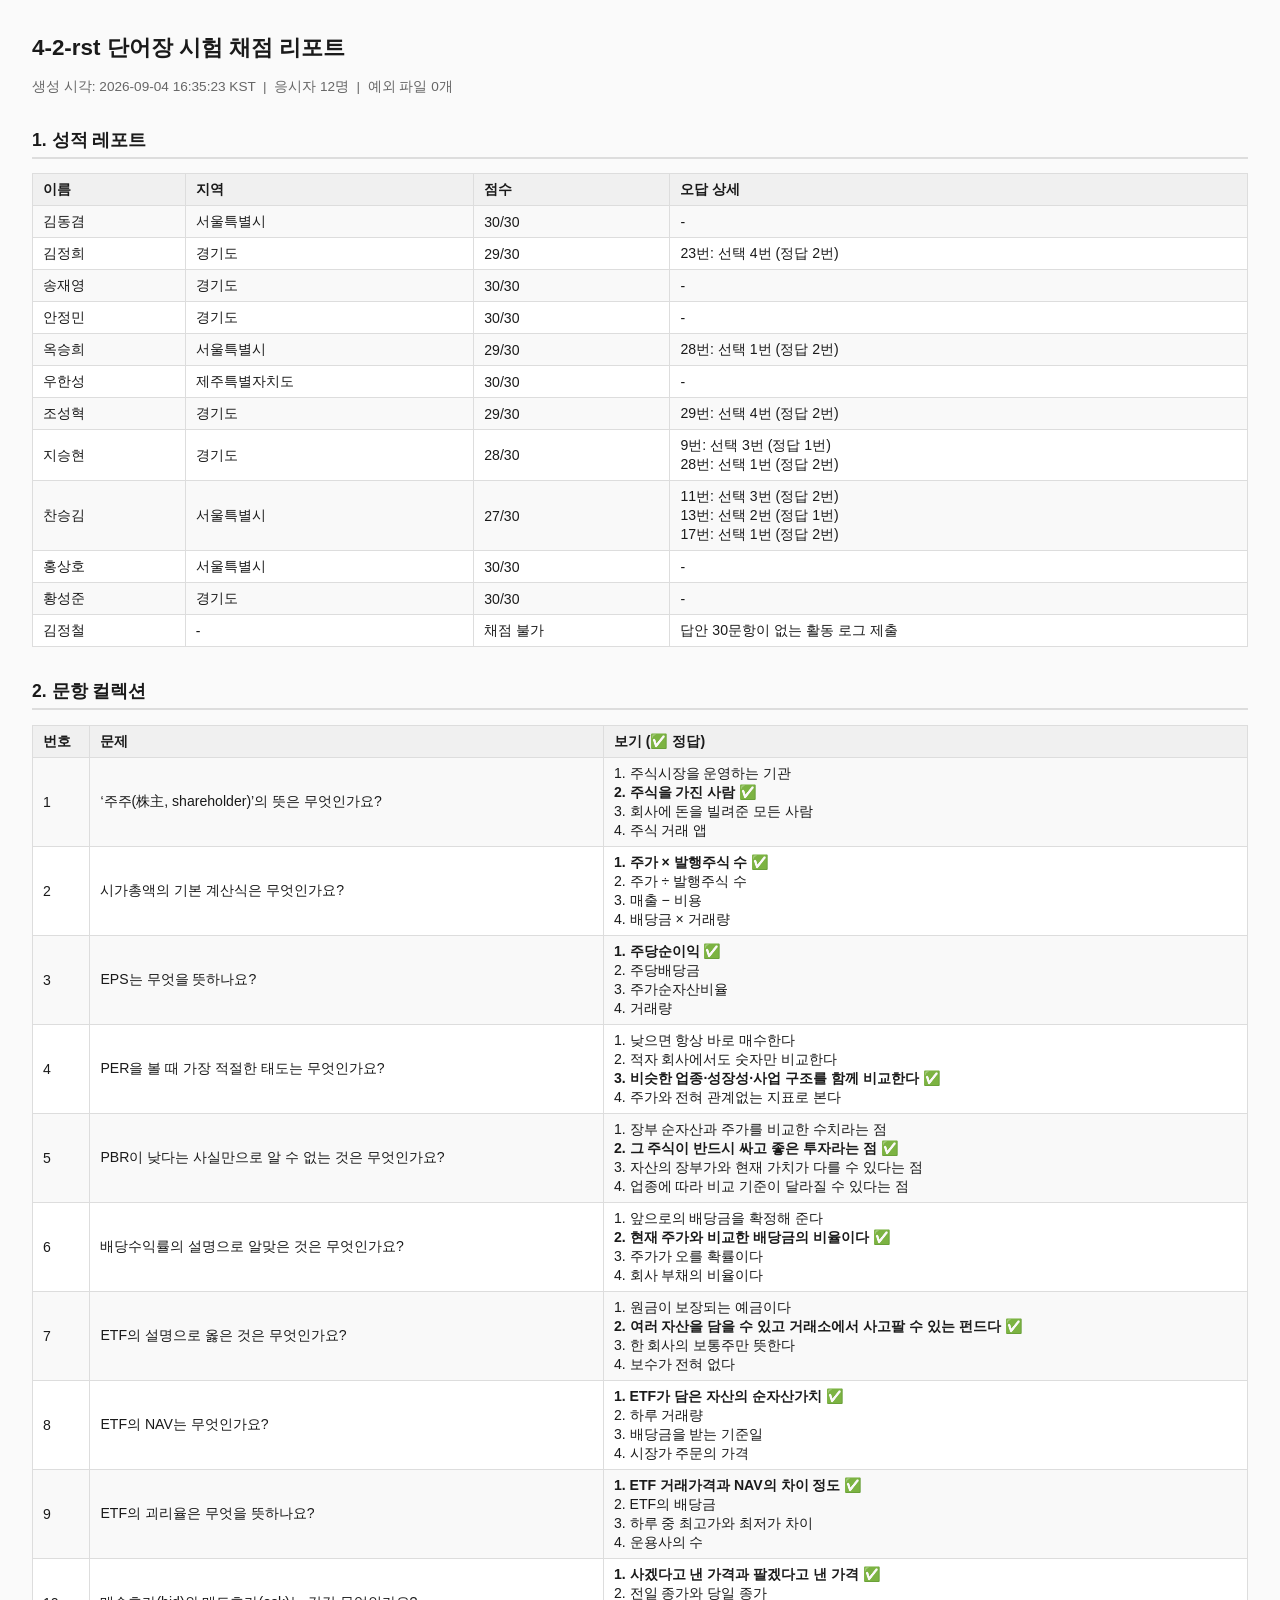
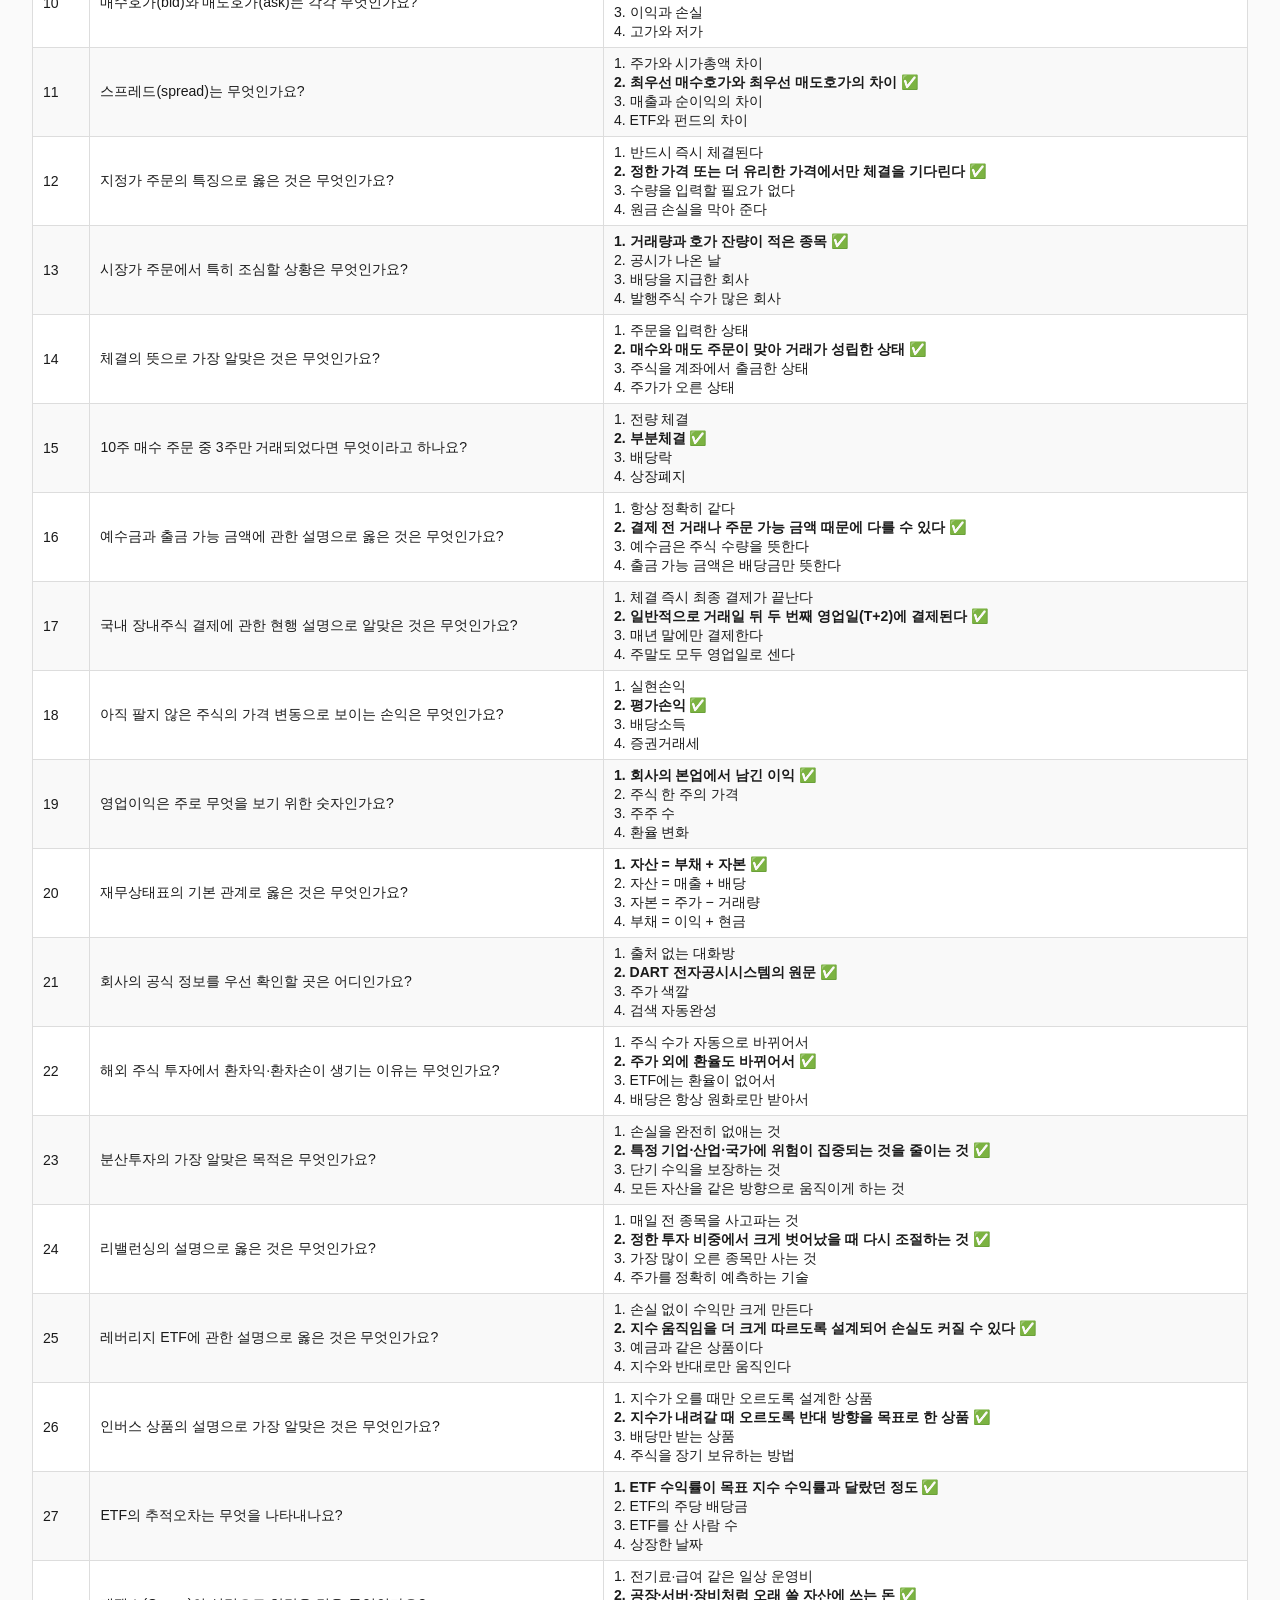
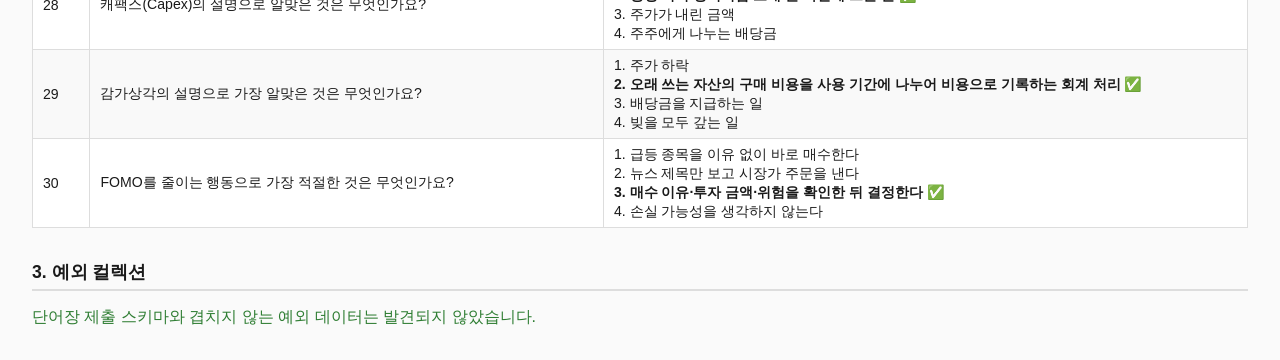
<file: 6-2-rst/report.html>
<!doctype html>
<html lang="ko"><head><meta charset="utf-8">
<title>4-2-rst 단어장 시험 채점 리포트</title>
<style>
  body { font-family: -apple-system, "Segoe UI", "Malgun Gothic", sans-serif; margin: 2rem; color:#1a1a1a; background:#fafafa; }
  h1 { font-size: 1.4rem; }
  h2 { font-size: 1.1rem; margin-top: 2rem; border-bottom: 2px solid #ddd; padding-bottom: .3rem; }
  table { border-collapse: collapse; width: 100%; margin: .8rem 0 1.5rem; background:#fff; }
  th, td { border: 1px solid #ddd; padding: 6px 10px; font-size: .88rem; text-align: left; }
  th { background: #f0f0f0; }
  tr:nth-child(even) { background: #f9f9f9; }
  .bad { color: #c0392b; font-weight: bold; }
  .warn { color: #b8860b; }
  .ok { color: #2e7d32; }
  .meta { color: #666; font-size: .85rem; }
</style></head>
<body>
<h1>4-2-rst 단어장 시험 채점 리포트</h1>
<p class="meta">생성 시각: 2026-09-04 16:35:23 KST &nbsp;|&nbsp; 응시자 12명 &nbsp;|&nbsp; 예외 파일 0개</p>

<h2>1. 성적 레포트</h2>

    <table>
    <tr><th>이름</th><th>지역</th><th>점수</th><th>오답 상세</th></tr>
    <tr><td>김동겸</td><td>서울특별시</td><td>30/30</td><td>-</td></tr><tr><td>김정희</td><td>경기도</td><td>29/30</td><td>23번: 선택 4번 (정답 2번)</td></tr><tr><td>송재영</td><td>경기도</td><td>30/30</td><td>-</td></tr><tr><td>안정민</td><td>경기도</td><td>30/30</td><td>-</td></tr><tr><td>옥승희</td><td>서울특별시</td><td>29/30</td><td>28번: 선택 1번 (정답 2번)</td></tr><tr><td>우한성</td><td>제주특별자치도</td><td>30/30</td><td>-</td></tr><tr><td>조성혁</td><td>경기도</td><td>29/30</td><td>29번: 선택 4번 (정답 2번)</td></tr><tr><td>지승현</td><td>경기도</td><td>28/30</td><td>9번: 선택 3번 (정답 1번)<br>28번: 선택 1번 (정답 2번)</td></tr><tr><td>찬승김</td><td>서울특별시</td><td>27/30</td><td>11번: 선택 3번 (정답 2번)<br>13번: 선택 2번 (정답 1번)<br>17번: 선택 1번 (정답 2번)</td></tr><tr><td>홍상호</td><td>서울특별시</td><td>30/30</td><td>-</td></tr><tr><td>황성준</td><td>경기도</td><td>30/30</td><td>-</td></tr><tr><td>김정철</td><td>-</td><td>채점 불가</td><td>답안 30문항이 없는 활동 로그 제출</td></tr>
    </table>
    

<h2>2. 문항 컬렉션</h2>

    <table>
    <tr><th>번호</th><th>문제</th><th>보기 (✅ 정답)</th></tr>
    <tr><td>1</td><td>‘주주(株主, shareholder)’의 뜻은 무엇인가요?</td><td>1. 주식시장을 운영하는 기관<br><b>2. 주식을 가진 사람 ✅</b><br>3. 회사에 돈을 빌려준 모든 사람<br>4. 주식 거래 앱</td></tr><tr><td>2</td><td>시가총액의 기본 계산식은 무엇인가요?</td><td><b>1. 주가 × 발행주식 수 ✅</b><br>2. 주가 ÷ 발행주식 수<br>3. 매출 − 비용<br>4. 배당금 × 거래량</td></tr><tr><td>3</td><td>EPS는 무엇을 뜻하나요?</td><td><b>1. 주당순이익 ✅</b><br>2. 주당배당금<br>3. 주가순자산비율<br>4. 거래량</td></tr><tr><td>4</td><td>PER을 볼 때 가장 적절한 태도는 무엇인가요?</td><td>1. 낮으면 항상 바로 매수한다<br>2. 적자 회사에서도 숫자만 비교한다<br><b>3. 비슷한 업종·성장성·사업 구조를 함께 비교한다 ✅</b><br>4. 주가와 전혀 관계없는 지표로 본다</td></tr><tr><td>5</td><td>PBR이 낮다는 사실만으로 알 수 없는 것은 무엇인가요?</td><td>1. 장부 순자산과 주가를 비교한 수치라는 점<br><b>2. 그 주식이 반드시 싸고 좋은 투자라는 점 ✅</b><br>3. 자산의 장부가와 현재 가치가 다를 수 있다는 점<br>4. 업종에 따라 비교 기준이 달라질 수 있다는 점</td></tr><tr><td>6</td><td>배당수익률의 설명으로 알맞은 것은 무엇인가요?</td><td>1. 앞으로의 배당금을 확정해 준다<br><b>2. 현재 주가와 비교한 배당금의 비율이다 ✅</b><br>3. 주가가 오를 확률이다<br>4. 회사 부채의 비율이다</td></tr><tr><td>7</td><td>ETF의 설명으로 옳은 것은 무엇인가요?</td><td>1. 원금이 보장되는 예금이다<br><b>2. 여러 자산을 담을 수 있고 거래소에서 사고팔 수 있는 펀드다 ✅</b><br>3. 한 회사의 보통주만 뜻한다<br>4. 보수가 전혀 없다</td></tr><tr><td>8</td><td>ETF의 NAV는 무엇인가요?</td><td><b>1. ETF가 담은 자산의 순자산가치 ✅</b><br>2. 하루 거래량<br>3. 배당금을 받는 기준일<br>4. 시장가 주문의 가격</td></tr><tr><td>9</td><td>ETF의 괴리율은 무엇을 뜻하나요?</td><td><b>1. ETF 거래가격과 NAV의 차이 정도 ✅</b><br>2. ETF의 배당금<br>3. 하루 중 최고가와 최저가 차이<br>4. 운용사의 수</td></tr><tr><td>10</td><td>매수호가(bid)와 매도호가(ask)는 각각 무엇인가요?</td><td><b>1. 사겠다고 낸 가격과 팔겠다고 낸 가격 ✅</b><br>2. 전일 종가와 당일 종가<br>3. 이익과 손실<br>4. 고가와 저가</td></tr><tr><td>11</td><td>스프레드(spread)는 무엇인가요?</td><td>1. 주가와 시가총액 차이<br><b>2. 최우선 매수호가와 최우선 매도호가의 차이 ✅</b><br>3. 매출과 순이익의 차이<br>4. ETF와 펀드의 차이</td></tr><tr><td>12</td><td>지정가 주문의 특징으로 옳은 것은 무엇인가요?</td><td>1. 반드시 즉시 체결된다<br><b>2. 정한 가격 또는 더 유리한 가격에서만 체결을 기다린다 ✅</b><br>3. 수량을 입력할 필요가 없다<br>4. 원금 손실을 막아 준다</td></tr><tr><td>13</td><td>시장가 주문에서 특히 조심할 상황은 무엇인가요?</td><td><b>1. 거래량과 호가 잔량이 적은 종목 ✅</b><br>2. 공시가 나온 날<br>3. 배당을 지급한 회사<br>4. 발행주식 수가 많은 회사</td></tr><tr><td>14</td><td>체결의 뜻으로 가장 알맞은 것은 무엇인가요?</td><td>1. 주문을 입력한 상태<br><b>2. 매수와 매도 주문이 맞아 거래가 성립한 상태 ✅</b><br>3. 주식을 계좌에서 출금한 상태<br>4. 주가가 오른 상태</td></tr><tr><td>15</td><td>10주 매수 주문 중 3주만 거래되었다면 무엇이라고 하나요?</td><td>1. 전량 체결<br><b>2. 부분체결 ✅</b><br>3. 배당락<br>4. 상장폐지</td></tr><tr><td>16</td><td>예수금과 출금 가능 금액에 관한 설명으로 옳은 것은 무엇인가요?</td><td>1. 항상 정확히 같다<br><b>2. 결제 전 거래나 주문 가능 금액 때문에 다를 수 있다 ✅</b><br>3. 예수금은 주식 수량을 뜻한다<br>4. 출금 가능 금액은 배당금만 뜻한다</td></tr><tr><td>17</td><td>국내 장내주식 결제에 관한 현행 설명으로 알맞은 것은 무엇인가요?</td><td>1. 체결 즉시 최종 결제가 끝난다<br><b>2. 일반적으로 거래일 뒤 두 번째 영업일(T+2)에 결제된다 ✅</b><br>3. 매년 말에만 결제한다<br>4. 주말도 모두 영업일로 센다</td></tr><tr><td>18</td><td>아직 팔지 않은 주식의 가격 변동으로 보이는 손익은 무엇인가요?</td><td>1. 실현손익<br><b>2. 평가손익 ✅</b><br>3. 배당소득<br>4. 증권거래세</td></tr><tr><td>19</td><td>영업이익은 주로 무엇을 보기 위한 숫자인가요?</td><td><b>1. 회사의 본업에서 남긴 이익 ✅</b><br>2. 주식 한 주의 가격<br>3. 주주 수<br>4. 환율 변화</td></tr><tr><td>20</td><td>재무상태표의 기본 관계로 옳은 것은 무엇인가요?</td><td><b>1. 자산 = 부채 + 자본 ✅</b><br>2. 자산 = 매출 + 배당<br>3. 자본 = 주가 − 거래량<br>4. 부채 = 이익 + 현금</td></tr><tr><td>21</td><td>회사의 공식 정보를 우선 확인할 곳은 어디인가요?</td><td>1. 출처 없는 대화방<br><b>2. DART 전자공시시스템의 원문 ✅</b><br>3. 주가 색깔<br>4. 검색 자동완성</td></tr><tr><td>22</td><td>해외 주식 투자에서 환차익·환차손이 생기는 이유는 무엇인가요?</td><td>1. 주식 수가 자동으로 바뀌어서<br><b>2. 주가 외에 환율도 바뀌어서 ✅</b><br>3. ETF에는 환율이 없어서<br>4. 배당은 항상 원화로만 받아서</td></tr><tr><td>23</td><td>분산투자의 가장 알맞은 목적은 무엇인가요?</td><td>1. 손실을 완전히 없애는 것<br><b>2. 특정 기업·산업·국가에 위험이 집중되는 것을 줄이는 것 ✅</b><br>3. 단기 수익을 보장하는 것<br>4. 모든 자산을 같은 방향으로 움직이게 하는 것</td></tr><tr><td>24</td><td>리밸런싱의 설명으로 옳은 것은 무엇인가요?</td><td>1. 매일 전 종목을 사고파는 것<br><b>2. 정한 투자 비중에서 크게 벗어났을 때 다시 조절하는 것 ✅</b><br>3. 가장 많이 오른 종목만 사는 것<br>4. 주가를 정확히 예측하는 기술</td></tr><tr><td>25</td><td>레버리지 ETF에 관한 설명으로 옳은 것은 무엇인가요?</td><td>1. 손실 없이 수익만 크게 만든다<br><b>2. 지수 움직임을 더 크게 따르도록 설계되어 손실도 커질 수 있다 ✅</b><br>3. 예금과 같은 상품이다<br>4. 지수와 반대로만 움직인다</td></tr><tr><td>26</td><td>인버스 상품의 설명으로 가장 알맞은 것은 무엇인가요?</td><td>1. 지수가 오를 때만 오르도록 설계한 상품<br><b>2. 지수가 내려갈 때 오르도록 반대 방향을 목표로 한 상품 ✅</b><br>3. 배당만 받는 상품<br>4. 주식을 장기 보유하는 방법</td></tr><tr><td>27</td><td>ETF의 추적오차는 무엇을 나타내나요?</td><td><b>1. ETF 수익률이 목표 지수 수익률과 달랐던 정도 ✅</b><br>2. ETF의 주당 배당금<br>3. ETF를 산 사람 수<br>4. 상장한 날짜</td></tr><tr><td>28</td><td>캐팩스(Capex)의 설명으로 알맞은 것은 무엇인가요?</td><td>1. 전기료·급여 같은 일상 운영비<br><b>2. 공장·서버·장비처럼 오래 쓸 자산에 쓰는 돈 ✅</b><br>3. 주가가 내린 금액<br>4. 주주에게 나누는 배당금</td></tr><tr><td>29</td><td>감가상각의 설명으로 가장 알맞은 것은 무엇인가요?</td><td>1. 주가 하락<br><b>2. 오래 쓰는 자산의 구매 비용을 사용 기간에 나누어 비용으로 기록하는 회계 처리 ✅</b><br>3. 배당금을 지급하는 일<br>4. 빚을 모두 갚는 일</td></tr><tr><td>30</td><td>FOMO를 줄이는 행동으로 가장 적절한 것은 무엇인가요?</td><td>1. 급등 종목을 이유 없이 바로 매수한다<br>2. 뉴스 제목만 보고 시장가 주문을 낸다<br><b>3. 매수 이유·투자 금액·위험을 확인한 뒤 결정한다 ✅</b><br>4. 손실 가능성을 생각하지 않는다</td></tr>
    </table>
    

<h2>3. 예외 컬렉션</h2>
<p class="ok">단어장 제출 스키마와 겹치지 않는 예외 데이터는 발견되지 않았습니다.</p>

</body></html>
</file>
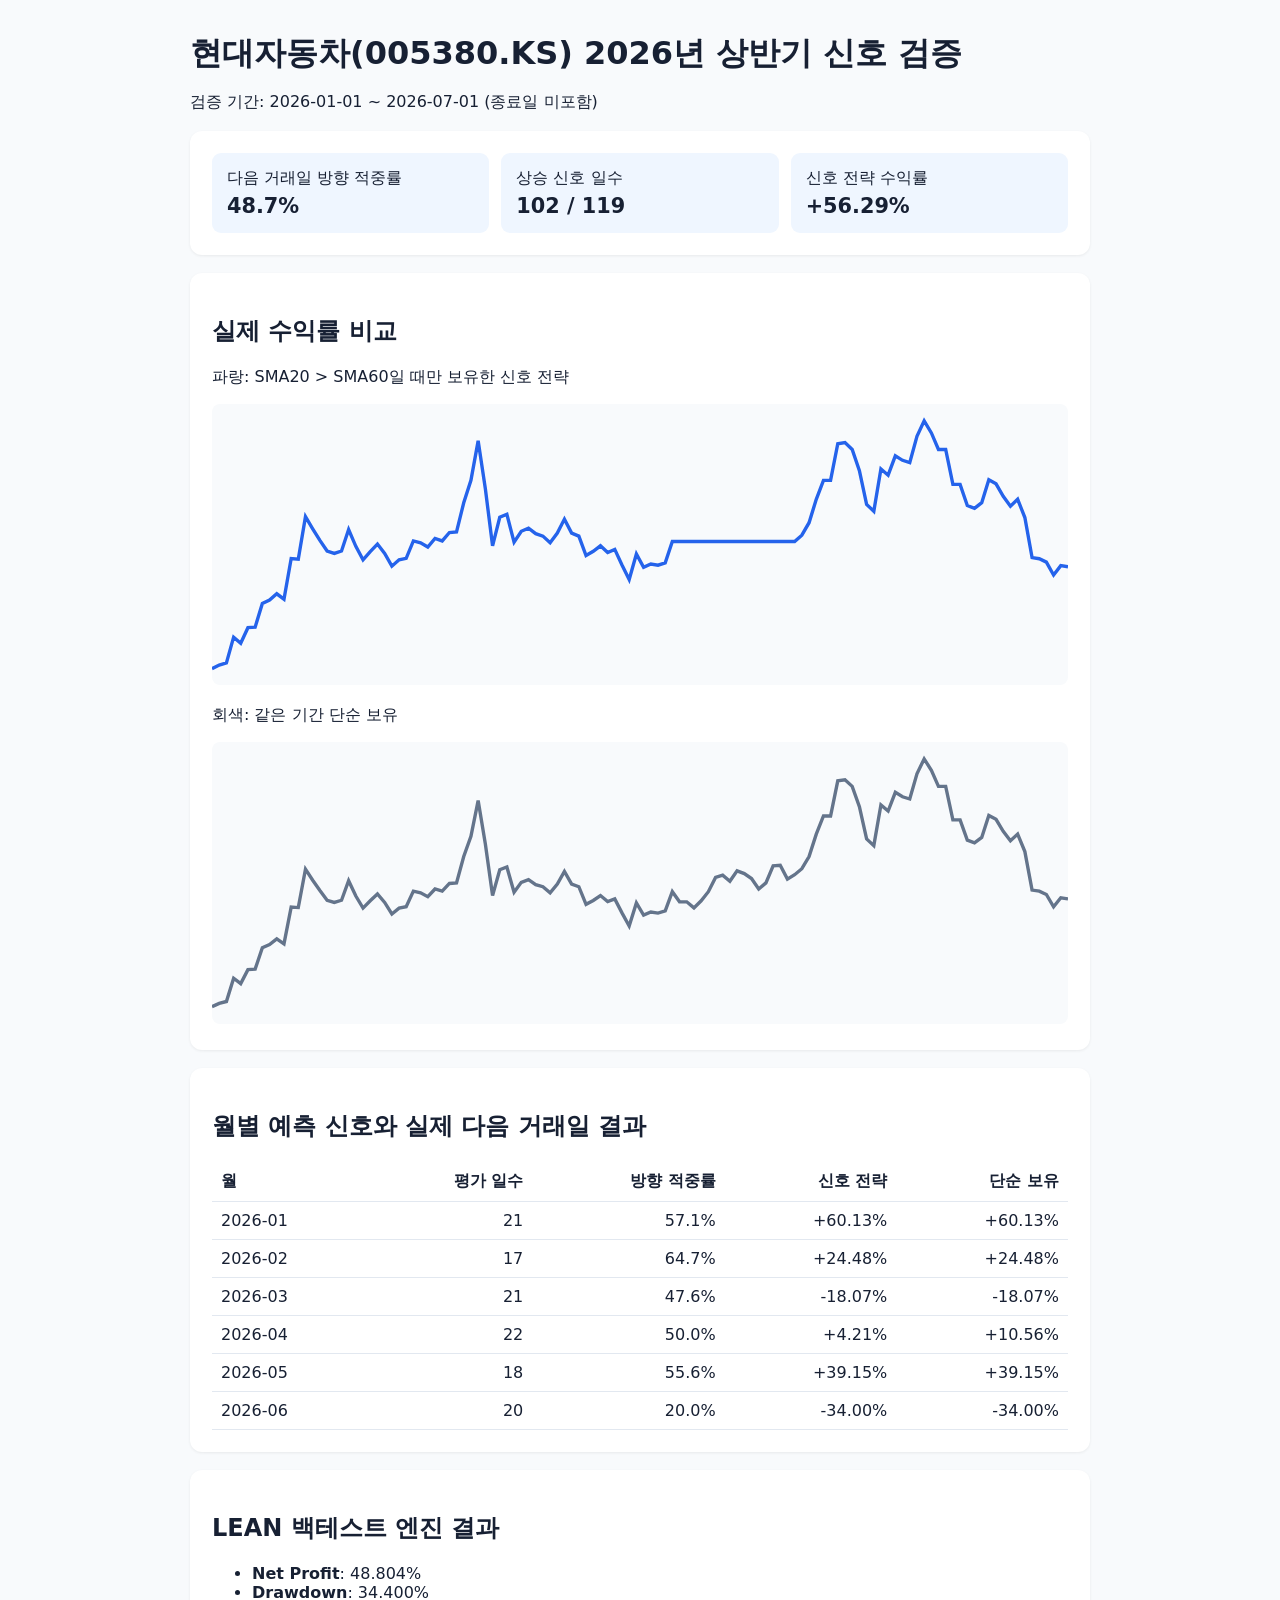
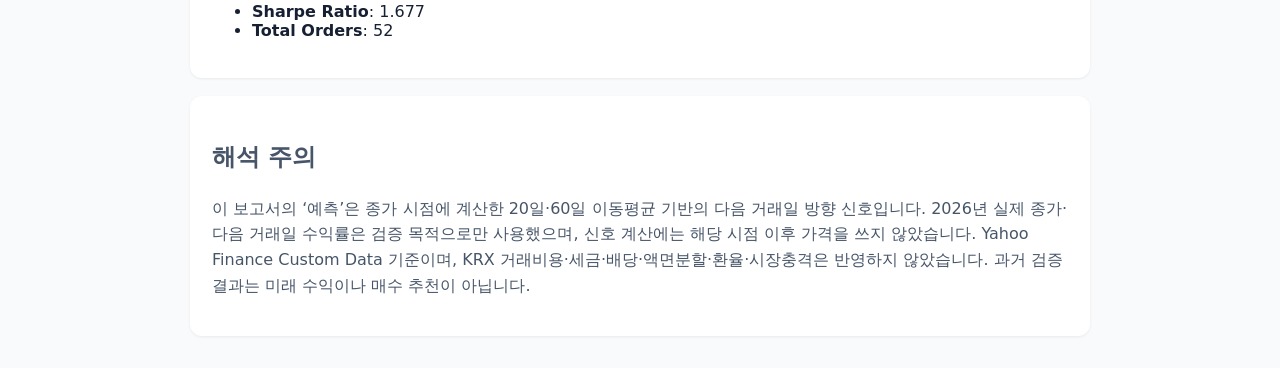
<file: hyundai-results/hyundai-2026-h1-report.html>
<!doctype html>
<html lang="ko"><meta charset="utf-8"><meta name="viewport" content="width=device-width,initial-scale=1">
<title>현대자동차 2026년 상반기 신호 검증</title>
<style>body{font-family:system-ui,sans-serif;max-width:900px;margin:32px auto;padding:0 20px;color:#172033;background:#f8fafc}section{background:white;border-radius:12px;padding:22px;margin:18px 0;box-shadow:0 1px 3px #0001}h1{margin-bottom:4px}.grid{display:grid;grid-template-columns:repeat(3,1fr);gap:12px}.metric{padding:15px;background:#eff6ff;border-radius:9px}.metric b{display:block;font-size:1.3rem;margin-top:5px}table{border-collapse:collapse;width:100%}td,th{padding:9px;border-bottom:1px solid #e2e8f0;text-align:right}td:first-child,th:first-child{text-align:left}svg{width:100%;background:#f8fafc;border-radius:8px}.note{color:#475569;line-height:1.6}</style>
<body><h1>현대자동차(005380.KS) 2026년 상반기 신호 검증</h1><p>검증 기간: 2026-01-01 ~ 2026-07-01 (종료일 미포함)</p>
<section class="grid"><div class="metric">다음 거래일 방향 적중률<b>48.7%</b></div><div class="metric">상승 신호 일수<b>102 / 119</b></div><div class="metric">신호 전략 수익률<b>+56.29%</b></div></section>
<section><h2>실제 수익률 비교</h2><p>파랑: SMA20 &gt; SMA60일 때만 보유한 신호 전략</p><svg viewBox="0 0 760 250" role="img" aria-label="누적 수익률"><polyline fill="none" stroke="#2563eb" stroke-width="3" points="0.0,235.0 6.4,231.8 12.8,229.9 19.2,207.0 25.5,212.4 31.9,198.6 38.3,198.1 44.7,177.1 51.1,174.1 57.5,168.5 63.9,173.3 70.3,137.2 76.6,137.8 83.0,100.0 89.4,110.8 95.8,121.1 102.2,130.5 108.6,132.6 115.0,130.5 121.3,111.4 127.7,126.4 134.1,138.3 140.5,131.0 146.9,124.3 153.3,132.6 159.7,144.0 166.1,138.3 172.4,137.0 178.8,121.6 185.2,123.2 191.6,127.0 198.0,119.4 204.4,121.6 210.8,114.1 217.1,113.5 223.5,87.7 229.9,67.7 236.3,32.7 242.7,75.3 249.1,125.9 255.5,100.6 261.8,97.9 268.2,122.7 274.6,113.0 281.0,110.3 287.4,115.1 293.8,117.3 300.2,123.2 306.6,114.6 312.9,102.2 319.3,114.6 325.7,117.3 332.1,134.5 338.5,130.8 344.9,125.9 351.3,131.8 357.6,129.1 364.0,142.9 370.4,155.8 376.8,133.2 383.2,145.0 389.6,142.1 396.0,143.1 402.4,141.0 408.7,122.1 415.1,122.1 421.5,122.1 427.9,122.1 434.3,122.1 440.7,122.1 447.1,122.1 453.4,122.1 459.8,122.1 466.2,122.1 472.6,122.1 479.0,122.1 485.4,122.1 491.8,122.1 498.2,122.1 504.5,122.1 510.9,122.1 517.3,122.1 523.7,116.5 530.1,105.4 536.5,84.6 542.9,67.8 549.2,67.8 555.6,35.3 562.0,34.3 568.4,40.4 574.8,59.2 581.2,89.1 587.6,95.2 593.9,57.7 600.3,63.2 606.7,46.0 613.1,50.0 619.5,52.1 625.9,28.7 632.3,15.0 638.7,25.7 645.0,40.4 651.4,40.4 657.8,71.4 664.2,71.4 670.6,90.1 677.0,92.7 683.4,87.6 689.7,67.3 696.1,70.9 702.5,82.0 708.9,90.7 715.3,84.6 721.7,100.8 728.1,136.4 734.5,137.4 740.8,140.4 747.2,151.8 753.6,143.5 760.0,144.5" /></svg><p>회색: 같은 기간 단순 보유</p><svg viewBox="0 0 760 250" role="img" aria-label="누적 수익률"><polyline fill="none" stroke="#64748b" stroke-width="3" points="0.0,235.0 6.4,232.1 12.8,230.4 19.2,209.7 25.5,214.5 31.9,202.1 38.3,201.6 44.7,182.6 51.1,179.9 57.5,174.8 63.9,179.2 70.3,146.6 76.6,147.0 83.0,112.9 89.4,122.7 95.8,131.9 102.2,140.5 108.6,142.4 115.0,140.5 121.3,123.2 127.7,136.8 134.1,147.5 140.5,141.0 146.9,134.9 153.3,142.4 159.7,152.7 166.1,147.5 172.4,146.3 178.8,132.4 185.2,133.9 191.6,137.3 198.0,130.5 204.4,132.4 210.8,125.6 217.1,125.1 223.5,101.7 229.9,83.7 236.3,52.0 242.7,90.5 249.1,136.3 255.5,113.4 261.8,111.0 268.2,133.4 274.6,124.6 281.0,122.2 287.4,126.6 293.8,128.5 300.2,133.9 306.6,126.1 312.9,114.9 319.3,126.1 325.7,128.5 332.1,144.1 338.5,140.7 344.9,136.3 351.3,141.7 357.6,139.3 364.0,151.7 370.4,163.4 376.8,142.9 383.2,153.6 389.6,150.9 396.0,151.9 402.4,150.0 408.7,132.9 415.1,141.9 421.5,141.9 427.9,147.3 434.3,141.0 440.7,132.9 447.1,120.2 453.4,118.3 459.8,123.7 466.2,114.4 472.6,116.8 479.0,121.2 485.4,130.5 491.8,125.1 498.2,110.0 504.5,109.5 510.9,121.7 517.3,117.8 523.7,112.5 530.1,101.7 536.5,81.8 542.9,65.7 549.2,65.7 555.6,34.5 562.0,33.5 568.4,39.4 574.8,57.4 581.2,86.1 587.6,92.0 593.9,55.9 600.3,61.3 606.7,44.7 613.1,48.6 619.5,50.6 625.9,28.2 632.3,15.0 638.7,25.2 645.0,39.4 651.4,39.4 657.8,69.1 664.2,69.1 670.6,87.1 677.0,89.6 683.4,84.7 689.7,65.2 696.1,68.6 702.5,79.3 708.9,87.6 715.3,81.8 721.7,97.3 728.1,131.5 734.5,132.4 740.8,135.4 747.2,146.3 753.6,138.3 760.0,139.3" /></svg></section>
<section><h2>월별 예측 신호와 실제 다음 거래일 결과</h2><table><thead><tr><th>월</th><th>평가 일수</th><th>방향 적중률</th><th>신호 전략</th><th>단순 보유</th></tr></thead><tbody><tr><td>2026-01</td><td>21</td><td>57.1%</td><td>+60.13%</td><td>+60.13%</td></tr><tr><td>2026-02</td><td>17</td><td>64.7%</td><td>+24.48%</td><td>+24.48%</td></tr><tr><td>2026-03</td><td>21</td><td>47.6%</td><td>-18.07%</td><td>-18.07%</td></tr><tr><td>2026-04</td><td>22</td><td>50.0%</td><td>+4.21%</td><td>+10.56%</td></tr><tr><td>2026-05</td><td>18</td><td>55.6%</td><td>+39.15%</td><td>+39.15%</td></tr><tr><td>2026-06</td><td>20</td><td>20.0%</td><td>-34.00%</td><td>-34.00%</td></tr></tbody></table></section>
<section><h2>LEAN 백테스트 엔진 결과</h2><ul><li><strong>Net Profit</strong>: 48.804%</li><li><strong>Drawdown</strong>: 34.400%</li><li><strong>Sharpe Ratio</strong>: 1.677</li><li><strong>Total Orders</strong>: 52</li></ul></section>
<section class="note"><h2>해석 주의</h2><p>이 보고서의 ‘예측’은 종가 시점에 계산한 20일·60일 이동평균 기반의 다음 거래일 방향 신호입니다. 2026년 실제 종가·다음 거래일 수익률은 검증 목적으로만 사용했으며, 신호 계산에는 해당 시점 이후 가격을 쓰지 않았습니다. Yahoo Finance Custom Data 기준이며, KRX 거래비용·세금·배당·액면분할·환율·시장충격은 반영하지 않았습니다. 과거 검증 결과는 미래 수익이나 매수 추천이 아닙니다.</p></section>
</body></html>
</file>
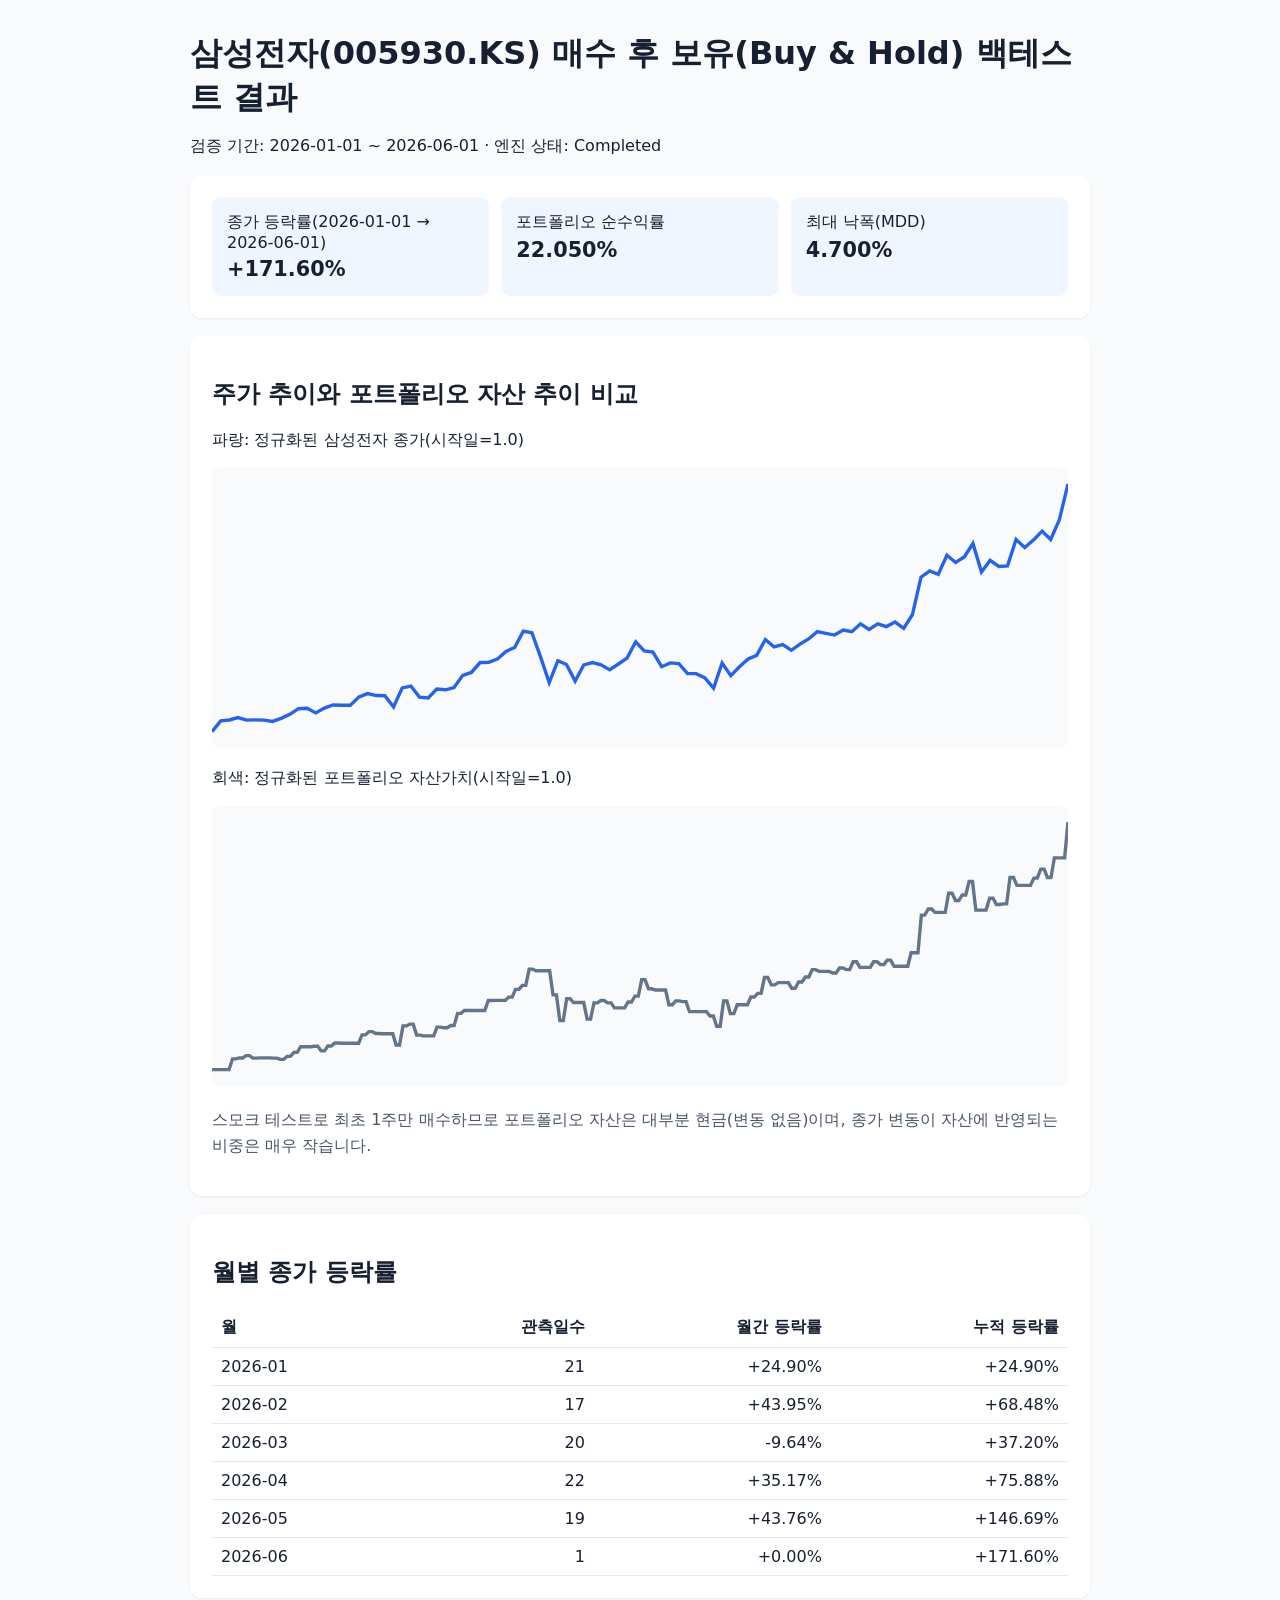
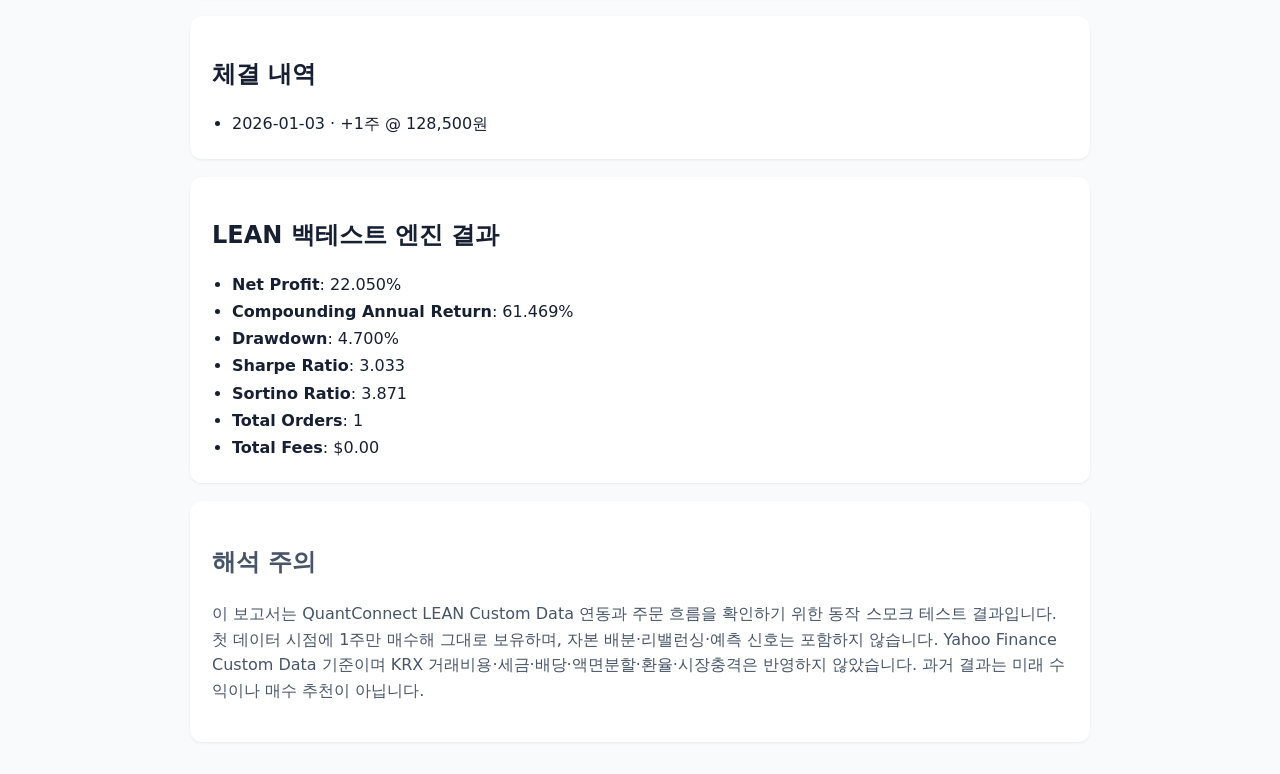
<file: lean-results/samsung-report.html>
<!doctype html>
<html lang="ko"><meta charset="utf-8"><meta name="viewport" content="width=device-width,initial-scale=1">
<title>삼성전자 매수 후 보유 백테스트 결과</title>
<style>body{font-family:system-ui,sans-serif;max-width:900px;margin:32px auto;padding:0 20px;color:#172033;background:#f8fafc}section{background:white;border-radius:12px;padding:22px;margin:18px 0;box-shadow:0 1px 3px #0001}h1{margin-bottom:4px}.grid{display:grid;grid-template-columns:repeat(3,1fr);gap:12px}.metric{padding:15px;background:#eff6ff;border-radius:9px}.metric b{display:block;font-size:1.3rem;margin-top:5px}table{border-collapse:collapse;width:100%}td,th{padding:9px;border-bottom:1px solid #e2e8f0;text-align:right}td:first-child,th:first-child{text-align:left}svg{width:100%;background:#f8fafc;border-radius:8px}.note{color:#475569;line-height:1.6}ul{margin:0;padding-left:20px;line-height:1.7}</style>
<body><h1>삼성전자(005930.KS) 매수 후 보유(Buy &amp; Hold) 백테스트 결과</h1><p>검증 기간: 2026-01-01 ~ 2026-06-01 · 엔진 상태: Completed</p>
<section class="grid"><div class="metric">종가 등락률(2026-01-01 → 2026-06-01)<b>+171.60%</b></div><div class="metric">포트폴리오 순수익률<b>22.050%</b></div><div class="metric">최대 낙폭(MDD)<b>4.700%</b></div></section>
<section><h2>주가 추이와 포트폴리오 자산 추이 비교</h2><p>파랑: 정규화된 삼성전자 종가(시작일=1.0)</p><svg viewBox="0 0 760 250" role="img" aria-label="추이"><polyline fill="none" stroke="#2563eb" stroke-width="3" points="0.0,235.0 7.7,225.4 15.4,224.6 23.0,222.5 30.7,224.7 38.4,224.5 46.1,224.7 53.7,225.9 61.4,223.2 69.1,219.6 76.8,214.6 84.4,214.2 92.1,218.3 99.8,214.0 107.5,211.3 115.2,211.5 122.8,211.5 130.5,204.1 138.2,201.2 145.9,202.9 153.5,203.1 161.2,213.1 168.9,196.1 176.6,194.5 184.2,204.3 191.9,205.0 199.6,197.2 207.3,197.8 214.9,195.8 222.6,185.0 230.3,182.4 238.0,173.6 245.7,173.5 253.3,170.6 261.0,163.7 268.7,160.2 276.4,145.7 284.0,147.2 291.7,168.6 299.4,191.4 307.1,172.0 314.7,175.4 322.4,190.1 330.1,175.7 337.8,173.6 345.5,175.7 353.1,180.1 360.8,174.9 368.5,169.7 376.2,155.2 383.8,163.2 391.5,164.3 399.2,177.3 406.9,173.9 414.5,174.6 422.2,183.5 429.9,183.5 437.6,187.3 445.3,196.4 452.9,174.0 460.6,185.2 468.3,177.4 476.0,170.5 483.6,167.2 491.3,153.2 499.0,159.7 506.7,157.7 514.3,162.7 522.0,157.2 529.7,152.7 537.4,146.2 545.1,147.7 552.7,149.2 560.4,144.7 568.1,146.2 575.8,139.2 583.4,144.2 591.1,139.2 598.8,141.7 606.5,137.7 614.1,143.2 621.8,131.2 629.5,97.8 637.2,92.3 644.8,95.3 652.5,78.4 660.2,84.8 667.9,79.9 675.6,67.9 683.2,93.3 690.9,82.8 698.6,88.3 706.3,87.8 713.9,64.4 721.6,71.4 729.3,64.9 737.0,56.9 744.6,64.4 752.3,46.9 760.0,15.0" /></svg><p>회색: 정규화된 포트폴리오 자산가치(시작일=1.0)</p><svg viewBox="0 0 760 250" role="img" aria-label="추이"><polyline fill="none" stroke="#64748b" stroke-width="3" points="0.0,235.0 3.0,235.0 6.1,235.0 9.1,235.0 12.1,235.0 15.1,235.0 18.2,225.4 21.2,225.4 24.2,224.6 27.3,224.6 30.3,222.5 33.3,222.5 36.3,224.7 39.4,224.7 42.4,224.5 45.4,224.5 48.4,224.5 51.5,224.5 54.5,224.7 57.5,224.7 60.6,225.9 63.6,225.9 66.6,223.2 69.6,223.2 72.7,219.6 75.7,219.6 78.7,214.6 81.8,214.6 84.8,214.6 87.8,214.6 90.8,214.2 93.9,214.2 96.9,218.3 99.9,218.3 102.9,214.0 106.0,214.0 109.0,211.3 112.0,211.3 115.1,211.5 118.1,211.5 121.1,211.5 124.1,211.5 127.2,211.5 130.2,211.5 133.2,204.1 136.3,204.1 139.3,201.2 142.3,201.2 145.3,202.9 148.4,202.9 151.4,203.1 154.4,203.1 157.5,203.1 160.5,203.1 163.5,213.1 166.5,213.1 169.6,196.1 172.6,196.1 175.6,194.5 178.6,194.5 181.7,204.3 184.7,204.3 187.7,205.0 190.8,205.0 193.8,205.0 196.8,205.0 199.8,197.2 202.9,197.2 205.9,197.8 208.9,197.8 212.0,195.8 215.0,195.8 218.0,185.0 221.0,185.0 224.1,182.4 227.1,182.4 230.1,182.4 233.1,182.4 236.2,182.4 239.2,182.4 242.2,182.4 245.3,173.6 248.3,173.6 251.3,173.5 254.3,173.5 257.4,173.5 260.4,173.5 263.4,170.6 266.5,170.6 269.5,163.7 272.5,163.7 275.5,160.2 278.6,160.2 281.6,145.7 284.6,145.7 287.6,147.2 290.7,147.2 293.7,147.2 296.7,147.2 299.8,147.2 302.8,168.6 305.8,168.6 308.8,191.4 311.9,191.4 314.9,172.0 317.9,172.0 321.0,175.4 324.0,175.4 327.0,175.4 330.0,175.4 333.1,190.1 336.1,190.1 339.1,175.7 342.2,175.7 345.2,173.6 348.2,173.6 351.2,175.7 354.3,175.7 357.3,180.1 360.3,180.1 363.3,180.1 366.4,180.1 369.4,174.9 372.4,174.9 375.5,169.7 378.5,169.7 381.5,155.2 384.5,155.2 387.6,163.2 390.6,163.2 393.6,164.3 396.7,164.3 399.7,164.3 402.7,164.3 405.7,177.3 408.8,177.3 411.8,173.9 414.8,173.9 417.8,174.6 420.9,174.6 423.9,183.5 426.9,183.5 430.0,183.5 433.0,183.5 436.0,183.5 439.0,183.5 442.1,187.3 445.1,187.3 448.1,196.4 451.2,196.4 454.2,174.0 457.2,174.0 460.2,185.2 463.3,185.2 466.3,177.4 469.3,177.4 472.4,177.4 475.4,177.4 478.4,170.5 481.4,170.5 484.5,167.2 487.5,167.2 490.5,153.2 493.5,153.2 496.6,159.7 499.6,159.7 502.6,157.7 505.7,157.7 508.7,157.7 511.7,157.7 514.7,162.7 517.8,162.7 520.8,157.2 523.8,157.2 526.9,152.7 529.9,152.7 532.9,146.2 535.9,146.2 539.0,147.7 542.0,147.7 545.0,147.7 548.0,147.7 551.1,149.2 554.1,149.2 557.1,144.7 560.2,144.7 563.2,146.2 566.2,146.2 569.2,139.2 572.3,139.2 575.3,144.2 578.3,144.2 581.4,144.2 584.4,144.2 587.4,139.2 590.4,139.2 593.5,141.7 596.5,141.7 599.5,137.7 602.5,137.7 605.6,143.2 608.6,143.2 611.6,143.2 614.7,143.2 617.7,143.2 620.7,131.2 623.7,131.2 626.8,131.2 629.8,97.8 632.8,97.8 635.9,92.3 638.9,92.3 641.9,95.3 644.9,95.3 648.0,95.3 651.0,95.3 654.0,78.4 657.1,78.4 660.1,84.8 663.1,84.8 666.1,79.9 669.2,79.9 672.2,67.9 675.2,67.9 678.2,93.3 681.3,93.3 684.3,93.3 687.3,93.3 690.4,82.8 693.4,82.8 696.4,88.3 699.4,88.3 702.5,87.8 705.5,87.8 708.5,64.4 711.6,64.4 714.6,71.4 717.6,71.4 720.6,71.4 723.7,71.4 726.7,71.4 729.7,64.9 732.7,64.9 735.8,56.9 738.8,56.9 741.8,64.4 744.9,64.4 747.9,46.9 750.9,46.9 753.9,46.9 757.0,46.9 760.0,15.0" /></svg><p class="note">스모크 테스트로 최초 1주만 매수하므로 포트폴리오 자산은 대부분 현금(변동 없음)이며, 종가 변동이 자산에 반영되는 비중은 매우 작습니다.</p></section>
<section><h2>월별 종가 등락률</h2><table><thead><tr><th>월</th><th>관측일수</th><th>월간 등락률</th><th>누적 등락률</th></tr></thead><tbody><tr><td>2026-01</td><td>21</td><td>+24.90%</td><td>+24.90%</td></tr><tr><td>2026-02</td><td>17</td><td>+43.95%</td><td>+68.48%</td></tr><tr><td>2026-03</td><td>20</td><td>-9.64%</td><td>+37.20%</td></tr><tr><td>2026-04</td><td>22</td><td>+35.17%</td><td>+75.88%</td></tr><tr><td>2026-05</td><td>19</td><td>+43.76%</td><td>+146.69%</td></tr><tr><td>2026-06</td><td>1</td><td>+0.00%</td><td>+171.60%</td></tr></tbody></table></section>
<section><h2>체결 내역</h2><ul><li>2026-01-03 · +1주 @ 128,500원</li></ul></section>
<section><h2>LEAN 백테스트 엔진 결과</h2><ul><li><strong>Net Profit</strong>: 22.050%</li><li><strong>Compounding Annual Return</strong>: 61.469%</li><li><strong>Drawdown</strong>: 4.700%</li><li><strong>Sharpe Ratio</strong>: 3.033</li><li><strong>Sortino Ratio</strong>: 3.871</li><li><strong>Total Orders</strong>: 1</li><li><strong>Total Fees</strong>: $0.00</li></ul></section>
<section class="note"><h2>해석 주의</h2><p>이 보고서는 QuantConnect LEAN Custom Data 연동과 주문 흐름을 확인하기 위한 동작 스모크 테스트 결과입니다. 첫 데이터 시점에 1주만 매수해 그대로 보유하며, 자본 배분·리밸런싱·예측 신호는 포함하지 않습니다. Yahoo Finance Custom Data 기준이며 KRX 거래비용·세금·배당·액면분할·환율·시장충격은 반영하지 않았습니다. 과거 결과는 미래 수익이나 매수 추천이 아닙니다.</p></section>
</body></html>
</file>
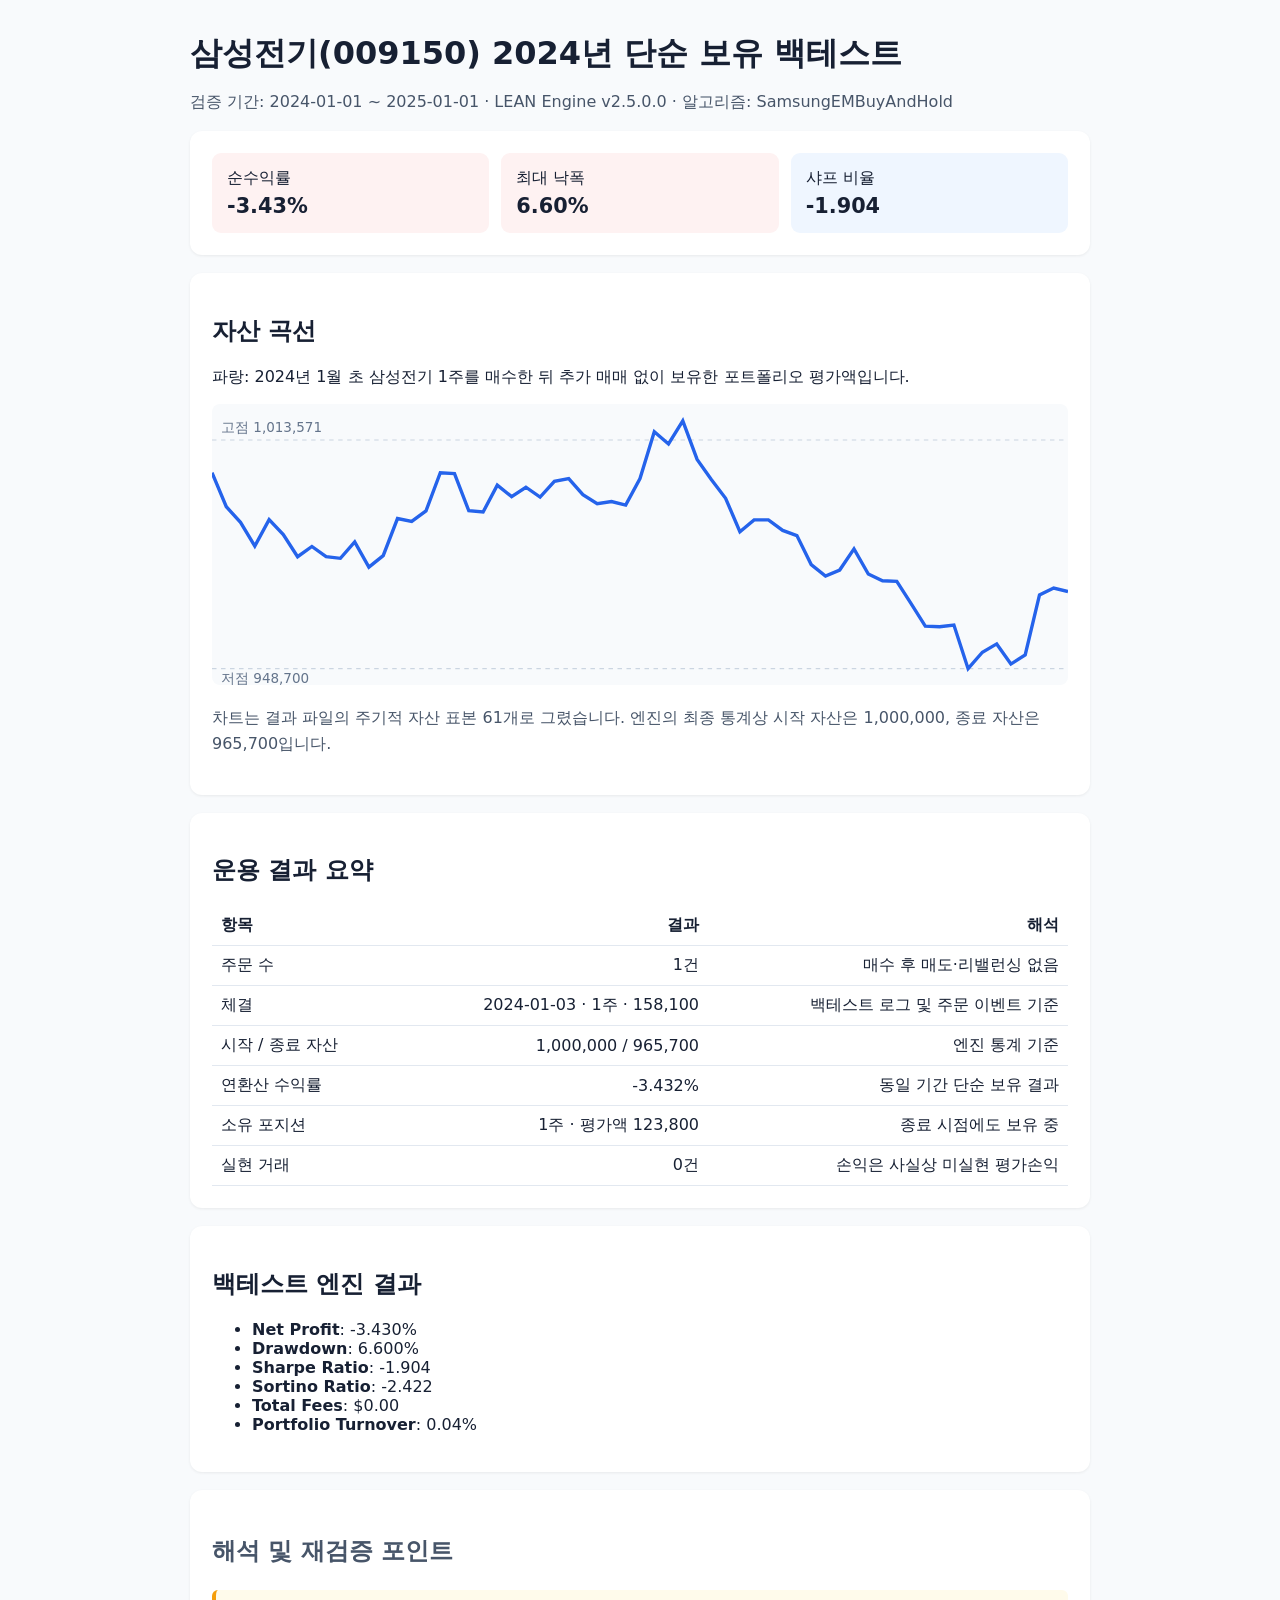
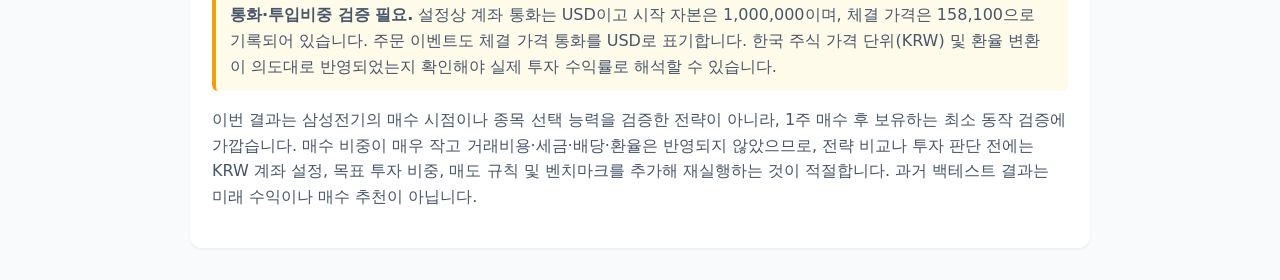
<file: samsung-em-results/samsung-em-2024-buy-and-hold-report.html>
<!doctype html>
<html lang="ko">
<meta charset="utf-8">
<meta name="viewport" content="width=device-width,initial-scale=1">
<title>삼성전기 2024년 단순 보유 백테스트</title>
<style>
  body{font-family:system-ui,sans-serif;max-width:900px;margin:32px auto;padding:0 20px;color:#172033;background:#f8fafc}
  section{background:#fff;border-radius:12px;padding:22px;margin:18px 0;box-shadow:0 1px 3px #0001}
  h1{margin-bottom:4px}.grid{display:grid;grid-template-columns:repeat(3,1fr);gap:12px}
  .metric{padding:15px;background:#eff6ff;border-radius:9px}.metric.negative{background:#fef2f2}.metric b{display:block;font-size:1.3rem;margin-top:5px}
  table{border-collapse:collapse;width:100%}td,th{padding:9px;border-bottom:1px solid #e2e8f0;text-align:right}td:first-child,th:first-child{text-align:left}
  svg{width:100%;background:#f8fafc;border-radius:8px}.note{color:#475569;line-height:1.6}.warning{background:#fffbeb;border-left:4px solid #f59e0b;padding:12px 14px;border-radius:6px;line-height:1.6}.sub{color:#475569}
  @media(max-width:640px){.grid{grid-template-columns:1fr}}
</style>
<body>
  <h1>삼성전기(009150) 2024년 단순 보유 백테스트</h1>
  <p class="sub">검증 기간: 2024-01-01 ~ 2025-01-01 · LEAN Engine v2.5.0.0 · 알고리즘: SamsungEMBuyAndHold</p>

  <section class="grid">
    <div class="metric negative">순수익률<b>-3.43%</b></div>
    <div class="metric negative">최대 낙폭<b>6.60%</b></div>
    <div class="metric">샤프 비율<b>-1.904</b></div>
  </section>

  <section>
    <h2>자산 곡선</h2>
    <p>파랑: 2024년 1월 초 삼성전기 1주를 매수한 뒤 추가 매매 없이 보유한 포트폴리오 평가액입니다.</p>
    <svg viewBox="0 0 760 250" role="img" aria-label="삼성전기 단순 보유 포트폴리오 자산 곡선">
      <line x1="0" y1="32" x2="760" y2="32" stroke="#cbd5e1" stroke-dasharray="4 4"/>
      <line x1="0" y1="235" x2="760" y2="235" stroke="#cbd5e1" stroke-dasharray="4 4"/>
      <polyline id="equity-line" fill="none" stroke="#2563eb" stroke-width="3"/>
      <text x="8" y="25" fill="#64748b" font-size="12">고점 1,013,571</text>
      <text x="8" y="248" fill="#64748b" font-size="12">저점 948,700</text>
    </svg>
    <p class="note">차트는 결과 파일의 주기적 자산 표본 61개로 그렸습니다. 엔진의 최종 통계상 시작 자산은 1,000,000, 종료 자산은 965,700입니다.</p>
  </section>

  <section>
    <h2>운용 결과 요약</h2>
    <table>
      <thead><tr><th>항목</th><th>결과</th><th>해석</th></tr></thead>
      <tbody>
        <tr><td>주문 수</td><td>1건</td><td>매수 후 매도·리밸런싱 없음</td></tr>
        <tr><td>체결</td><td>2024-01-03 · 1주 · 158,100</td><td>백테스트 로그 및 주문 이벤트 기준</td></tr>
        <tr><td>시작 / 종료 자산</td><td>1,000,000 / 965,700</td><td>엔진 통계 기준</td></tr>
        <tr><td>연환산 수익률</td><td>-3.432%</td><td>동일 기간 단순 보유 결과</td></tr>
        <tr><td>소유 포지션</td><td>1주 · 평가액 123,800</td><td>종료 시점에도 보유 중</td></tr>
        <tr><td>실현 거래</td><td>0건</td><td>손익은 사실상 미실현 평가손익</td></tr>
      </tbody>
    </table>
  </section>

  <section>
    <h2>백테스트 엔진 결과</h2>
    <ul>
      <li><strong>Net Profit</strong>: -3.430%</li>
      <li><strong>Drawdown</strong>: 6.600%</li>
      <li><strong>Sharpe Ratio</strong>: -1.904</li>
      <li><strong>Sortino Ratio</strong>: -2.422</li>
      <li><strong>Total Fees</strong>: $0.00</li>
      <li><strong>Portfolio Turnover</strong>: 0.04%</li>
    </ul>
  </section>

  <section class="note">
    <h2>해석 및 재검증 포인트</h2>
    <div class="warning"><strong>통화·투입비중 검증 필요.</strong> 설정상 계좌 통화는 USD이고 시작 자본은 1,000,000이며, 체결 가격은 158,100으로 기록되어 있습니다. 주문 이벤트도 체결 가격 통화를 USD로 표기합니다. 한국 주식 가격 단위(KRW) 및 환율 변환이 의도대로 반영되었는지 확인해야 실제 투자 수익률로 해석할 수 있습니다.</div>
    <p>이번 결과는 삼성전기의 매수 시점이나 종목 선택 능력을 검증한 전략이 아니라, 1주 매수 후 보유하는 최소 동작 검증에 가깝습니다. 매수 비중이 매우 작고 거래비용·세금·배당·환율은 반영되지 않았으므로, 전략 비교나 투자 판단 전에는 KRW 계좌 설정, 목표 투자 비중, 매도 규칙 및 벤치마크를 추가해 재실행하는 것이 적절합니다. 과거 백테스트 결과는 미래 수익이나 매수 추천이 아닙니다.</p>
  </section>

  <script>
    const equity=[1000000,991100,987000,980800,987700,983800,978000,980700,978000,977600,981900,975300,978298.773,988001.3889,987229.8611,990025,1000001.3889,999762.8571,990051.3889,989728.4722,996757.6389,993745.9459,996202.7778,993631.9444,997748.5714,998486.8056,994246.5278,991863.8889,992468.0556,991502.027,998462.5,1010703.5714,1007538.8889,1013570.8333,1003488.8889,998240.9722,993308.1081,984553.4722,987647.1429,987652.7778,984909.0278,983545.1389,975934.7222,972941.8919,974532.6389,980085.7143,973467.5676,971715.9722,971576.4286,965757.6389,959832.4324,959654.8611,960100,948700,953000,955200,949900,952300,968000,969800,968900];
    const lo=Math.min(...equity),hi=Math.max(...equity),h=220;
    document.querySelector('#equity-line').setAttribute('points',equity.map((value,index)=>`${(index/(equity.length-1)*760).toFixed(1)},${(235-(value-lo)/(hi-lo)*h).toFixed(1)}`).join(' '));
  </script>
</body>
</html>
</file>
